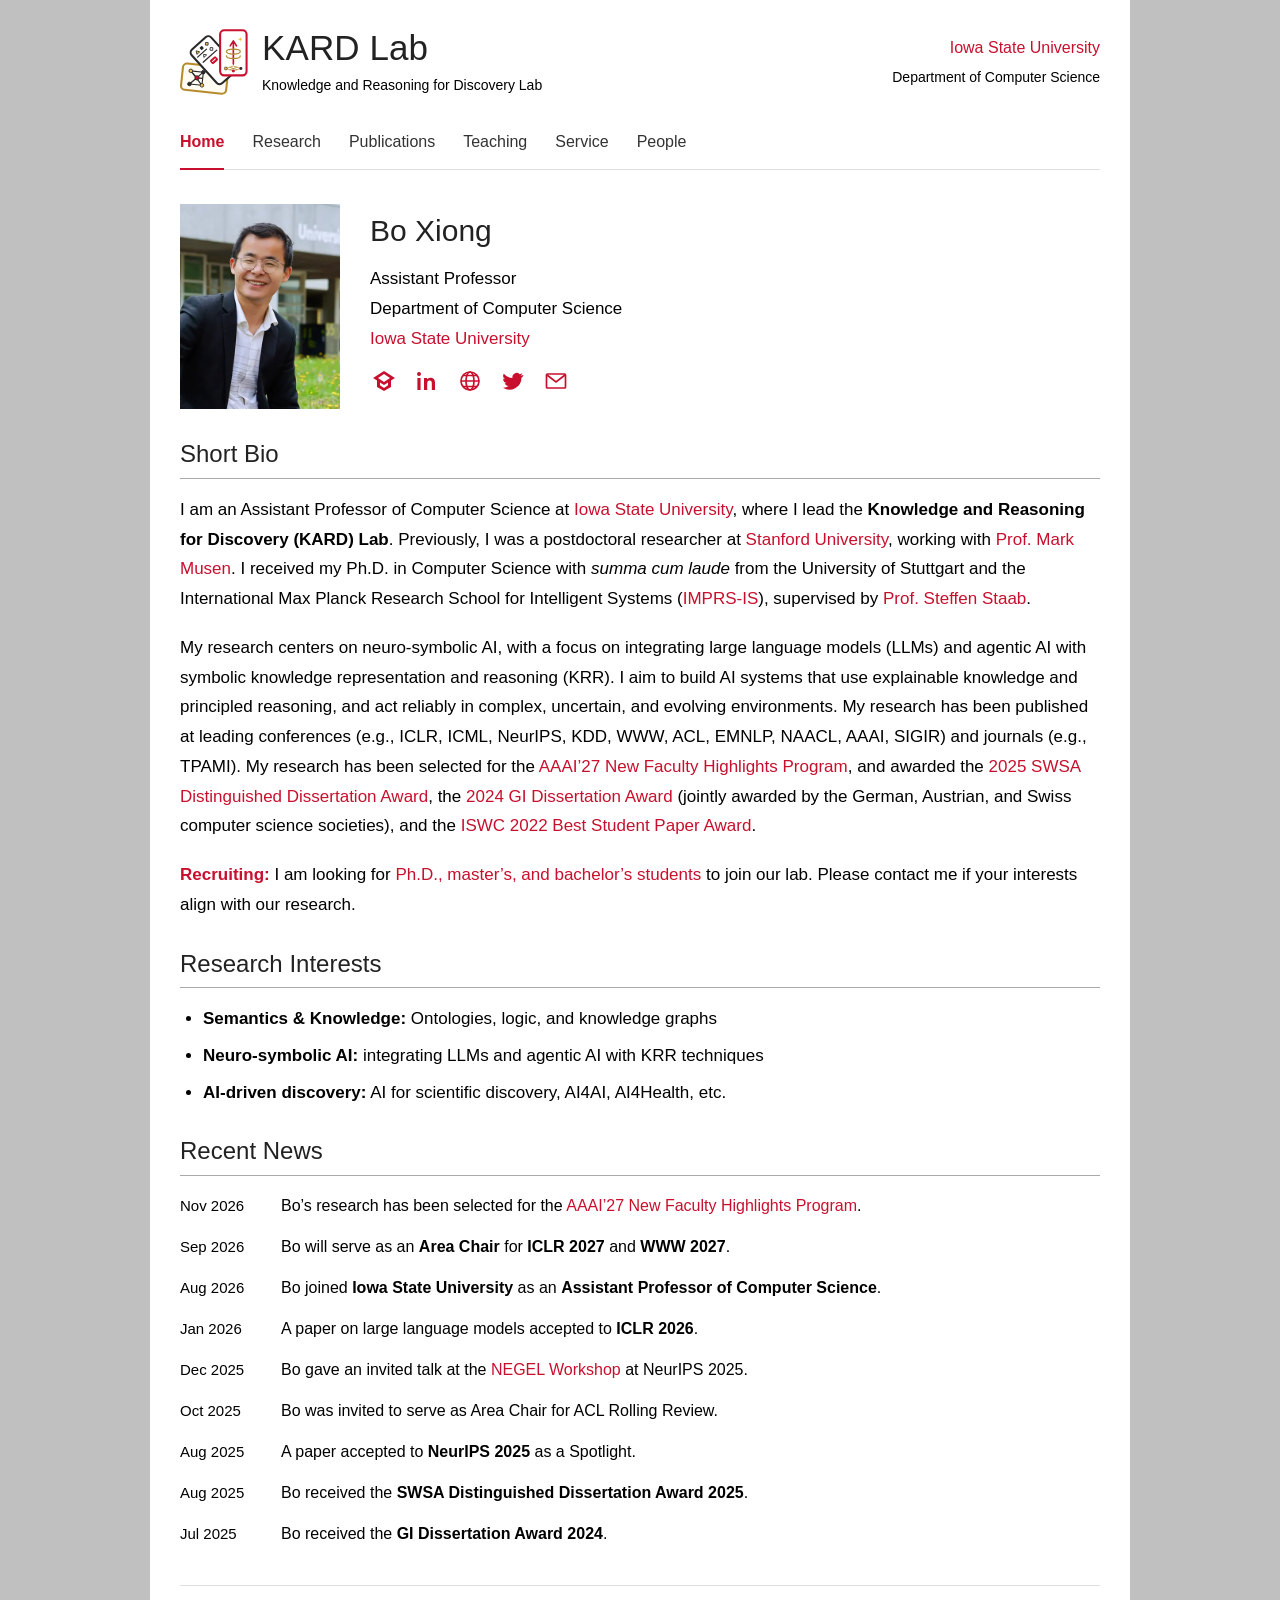
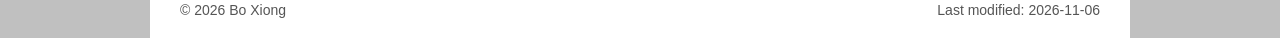
<file: index.html>
<!doctype html>
<html lang="en"><head>
<meta charset="utf-8"><meta name="viewport" content="width=device-width, initial-scale=1">
<title>Bo Xiong | Iowa State University</title>
<meta name="description" content="Knowledge and Reasoning for Discovery Lab at Iowa State University. Research in semantics and knowledge representation, neurosymbolic and explainable reasoning, and reliable AI agents.">
<meta name="theme-color" content="#ffffff"><meta property="og:title" content="Bo Xiong | Iowa State University"><meta property="og:type" content="website"><meta property="og:description" content="Knowledge and Reasoning for Discovery Lab · Iowa State University">
<link rel="icon" type="image/svg+xml" href="kard-knowledge-mark.svg?v=cards5"><link rel="stylesheet" href="style.css?v=20261106-logo-fit2">
</head><body>
<a class="skip-link" href="#main">Skip to content</a>
<div class="site-wrap">
<header class="site-header">
<div class="header-top"><a class="lab-identity" href="index.html" aria-label="KARD Lab home"><img src="kard-knowledge-mark.svg?v=cards5" width="58" height="58" alt=""><div><span class="lab-name">KARD Lab</span><span class="lab-full-name">Knowledge and Reasoning for Discovery Lab</span></div></a><div class="university"><a href="https://www.iastate.edu/" target="_blank" rel="noopener noreferrer">Iowa State University</a><span>Department of Computer Science</span></div></div>

<nav class="main-nav" id="main-nav" aria-label="Main navigation"><a href="index.html" aria-current="page">Home</a><a href="research.html">Research</a><a href="publications.html">Publications</a><a href="teaching.html">Teaching</a><a href="service.html">Service</a><a href="people.html">People</a></nav>
</header>
<main id="main" class="pi-home">
<section class="pi-profile"><img class="pi-portrait" src="bo-xiong.webp" width="160" height="205" alt="Bo Xiong"><div><h1>Bo Xiong</h1><p>Assistant Professor<br>Department of Computer Science<br><a href="https://www.iastate.edu/" target="_blank" rel="noopener noreferrer">Iowa State University</a></p><div class="social-links"><a href="https://scholar.google.com/citations?user=lmBXicIAAAAJ" aria-label="Google Scholar" title="Google Scholar" target="_blank" rel="noopener noreferrer"><svg viewBox="0 0 24 24" width="24" height="24" fill="currentColor" aria-hidden="true"><path d="M12 2 1 9l4 2.5V18l7 4 7-4v-6.5L23 9ZM12 5l6 4-6 4-6-4Zm-4 8.4 4 2.6 4-2.6v2.9L12 19l-4-2.7Z"/></svg></a><a href="https://www.linkedin.com/in/xiongbo010/" aria-label="LinkedIn" title="LinkedIn" target="_blank" rel="noopener noreferrer"><svg viewBox="0 0 24 24" width="24" height="24" fill="currentColor" aria-hidden="true"><path d="M4 3a2 2 0 1 0 0 4 2 2 0 0 0 0-4ZM2.4 9h3.2v12H2.4ZM9 9h3v1.6c.8-1.2 1.9-1.9 3.5-1.9 3.3 0 4.5 2.1 4.5 5.2V21h-3.2v-6.4c0-1.7-.4-3-2.2-3-1.9 0-2.4 1.5-2.4 3V21H9Z"/></svg></a><a href="https://boxiong.io/" aria-label="Website" title="Website"><svg viewBox="0 0 24 24" width="24" height="24" fill="currentColor" aria-hidden="true"><circle cx="12" cy="12" r="9" fill="none" stroke="currentColor" stroke-width="1.7"/><ellipse cx="12" cy="12" rx="4" ry="9" fill="none" stroke="currentColor" stroke-width="1.7"/><path d="M3 12h18M5 6.5h14M5 17.5h14" fill="none" stroke="currentColor" stroke-width="1.5"/></svg></a><a href="https://twitter.com/BoXiongs" aria-label="Twitter" title="Twitter" target="_blank" rel="noopener noreferrer"><svg viewBox="0 0 24 24" width="24" height="24" fill="currentColor" aria-hidden="true"><path d="M22 5.9a8 8 0 0 1-2.4.7 4.2 4.2 0 0 0 1.8-2.3 8.4 8.4 0 0 1-2.7 1 4.2 4.2 0 0 0-7.2 3.8A12 12 0 0 1 2.8 4.7a4.2 4.2 0 0 0 1.3 5.6 4.2 4.2 0 0 1-1.9-.5 4.2 4.2 0 0 0 3.4 4.2 4.2 4.2 0 0 1-1.9.1 4.2 4.2 0 0 0 3.9 2.9A8.5 8.5 0 0 1 2 18.8a12 12 0 0 0 18.5-10 8.6 8.6 0 0 0 2-2.2Z"/></svg></a><a href="mailto:boxiong@iastate.edu" aria-label="Email" title="Email"><svg viewBox="0 0 24 24" width="24" height="24" fill="currentColor" aria-hidden="true"><rect x="2.5" y="5" width="19" height="14" rx="1" fill="none" stroke="currentColor" stroke-width="1.7"/><path d="m3 6 9 7 9-7" fill="none" stroke="currentColor" stroke-width="1.7"/></svg></a></div></div></section>
<section class="pi-bio"><h2>Short Bio</h2><p>I am an Assistant Professor of Computer Science at <a href="https://www.iastate.edu/" target="_blank" rel="noopener noreferrer">Iowa State University</a>, where I lead the <strong>Knowledge and Reasoning for Discovery (KARD) Lab</strong>. Previously, I was a postdoctoral researcher at <a href="https://www.stanford.edu/" target="_blank" rel="noopener noreferrer">Stanford University</a>, working with <a href="https://profiles.stanford.edu/mark-musen" target="_blank" rel="noopener noreferrer">Prof. Mark Musen</a>. I received my Ph.D. in Computer Science with <em>summa cum laude</em> from the University of Stuttgart and the International Max Planck Research School for Intelligent Systems (<a href="https://imprs.is.mpg.de/" target="_blank" rel="noopener noreferrer">IMPRS-IS</a>), supervised by <a href="https://www.ki.uni-stuttgart.de/institute/team/Staab-00005/" target="_blank" rel="noopener noreferrer">Prof. Steffen Staab</a>.</p><p>My research centers on neuro-symbolic AI, with a focus on integrating large language models (LLMs) and agentic AI with symbolic knowledge representation and reasoning (KRR). I aim to build AI systems that use explainable knowledge and principled reasoning, and act reliably in complex, uncertain, and evolving environments. My research has been published at leading conferences (e.g., ICLR, ICML, NeurIPS, KDD, WWW, ACL, EMNLP, NAACL, AAAI, SIGIR) and journals (e.g., TPAMI). My research has been selected for the <a href="https://aaai.org/conference/aaai/aaai-27/new-faculty-highlights-call-for-proposals/" target="_blank" rel="noopener noreferrer">AAAI’27 New Faculty Highlights Program</a>, and awarded the <a href="https://www.ki.uni-stuttgart.de/de/institut/aktuelles/SWSA-Distinguished-Dissertation-Award-2025/" target="_blank" rel="noopener noreferrer">2025 SWSA Distinguished Dissertation Award</a>, the <a href="https://www.ki.uni-stuttgart.de/institute/news/Dr.-Bo-Xiong-Receives-German-Swiss-Austrian-Award-for-Best-Dissertation/" target="_blank" rel="noopener noreferrer">2024 GI Dissertation Award</a> (jointly awarded by the German, Austrian, and Swiss computer science societies), and the <a href="https://iswc2022.semanticweb.org/index.php/awards/" target="_blank" rel="noopener noreferrer">ISWC 2022 Best Student Paper Award</a>.</p><p class="pi-recruiting"><strong>Recruiting:</strong> I am looking for <a href="join.html">Ph.D., master’s, and bachelor’s students</a> to join our lab. Please contact me if your interests align with our research.</p></section>
<section class="pi-interests"><h2>Research Interests</h2><ul><li><strong>Semantics &amp; Knowledge:</strong> Ontologies, logic, and knowledge graphs</li><li><strong>Neuro-symbolic AI:</strong> integrating LLMs and agentic AI with KRR techniques</li><li><strong>AI-driven discovery:</strong> AI for scientific discovery, AI4AI, AI4Health, etc.</li></ul></section>
<div class="home-updates"><section aria-labelledby="news-title"><h2 id="news-title">Recent News</h2><ul class="news-list">
<li><time datetime="2026-11">Nov 2026</time><span>Bo’s research has been selected for the <a href="https://aaai.org/conference/aaai/aaai-27/new-faculty-highlights-call-for-proposals/" target="_blank" rel="noopener noreferrer">AAAI’27 New Faculty Highlights Program</a>.</span></li>
<li><time datetime="2026-09">Sep 2026</time><span>Bo will serve as an <strong>Area Chair</strong> for <strong>ICLR 2027</strong> and <strong>WWW 2027</strong>.</span></li>
<li><time datetime="2026-08">Aug 2026</time><span>Bo joined <strong>Iowa State University</strong> as an <strong>Assistant Professor of Computer Science</strong>.</span></li>
<li><time datetime="2026-01-27">Jan 2026</time><span>A paper on large language models accepted to <strong>ICLR 2026</strong>.</span></li>
<li><time datetime="2025-12-07">Dec 2025</time><span>Bo gave an invited talk at the <a href="https://hyperboliclearning.github.io/events/neurips2025negelworkshop" target="_blank" rel="noopener noreferrer">NEGEL Workshop</a> at NeurIPS 2025.</span></li>
<li><time datetime="2025-10-07">Oct 2025</time><span>Bo was invited to serve as Area Chair for ACL Rolling Review.</span></li>
<li><time datetime="2025-08-21">Aug 2025</time><span>A paper accepted to <strong>NeurIPS 2025</strong> as a Spotlight.</span></li>
<li><time datetime="2025-08-21">Aug 2025</time><span>Bo received the <strong>SWSA Distinguished Dissertation Award 2025</strong>.</span></li>
<li><time datetime="2025-07-21">Jul 2025</time><span>Bo received the <strong>GI Dissertation Award 2024</strong>.</span></li>
</ul></section></div>
</main>
<footer class="site-footer"><div class="footer-bottom"><span>© 2026 Bo Xiong</span><span>Last modified: <time datetime="2026-11-06">2026-11-06</time></span></div></footer>
</div>
</body></html>
</file>
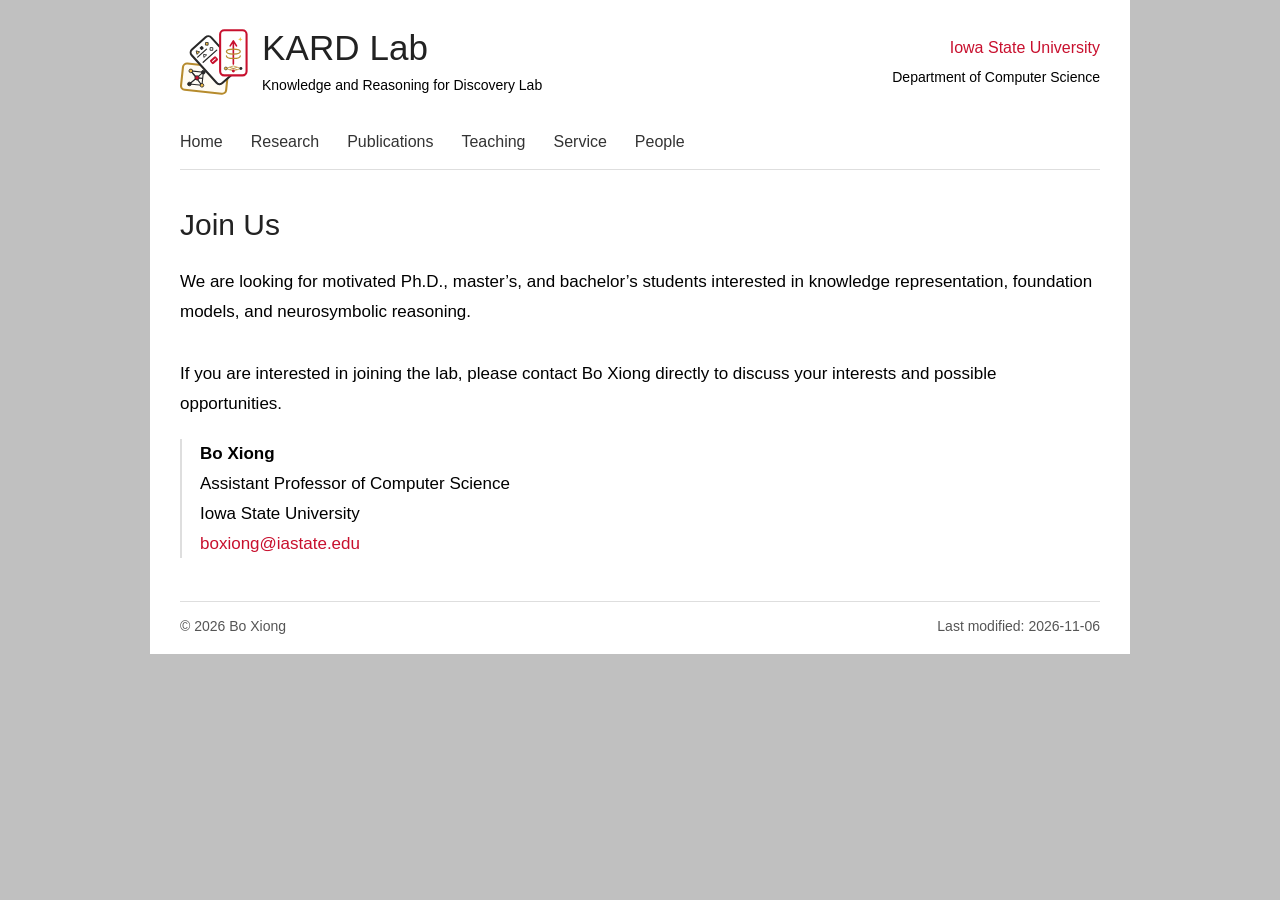
<file: join.html>
<!doctype html>
<html lang="en"><head>
<meta charset="utf-8"><meta name="viewport" content="width=device-width, initial-scale=1">
<title>Join Us | KARD Lab</title>
<meta name="description" content="Knowledge and Reasoning for Discovery Lab at Iowa State University. Research in semantics and knowledge representation, neurosymbolic and explainable reasoning, and reliable AI agents.">
<meta name="theme-color" content="#ffffff"><meta property="og:title" content="Join Us | KARD Lab"><meta property="og:type" content="website"><meta property="og:description" content="Knowledge and Reasoning for Discovery Lab · Iowa State University">
<link rel="icon" type="image/svg+xml" href="kard-knowledge-mark.svg?v=cards5"><link rel="stylesheet" href="style.css?v=20261106-logo-fit2">
</head><body>
<a class="skip-link" href="#main">Skip to content</a>
<div class="site-wrap">
<header class="site-header">
<div class="header-top"><a class="lab-identity" href="index.html" aria-label="KARD Lab home"><img src="kard-knowledge-mark.svg?v=cards5" width="58" height="58" alt=""><div><span class="lab-name">KARD Lab</span><span class="lab-full-name">Knowledge and Reasoning for Discovery Lab</span></div></a><div class="university"><a href="https://www.iastate.edu/" target="_blank" rel="noopener noreferrer">Iowa State University</a><span>Department of Computer Science</span></div></div>

<nav class="main-nav" id="main-nav" aria-label="Main navigation"><a href="index.html">Home</a><a href="research.html">Research</a><a href="publications.html">Publications</a><a href="teaching.html">Teaching</a><a href="service.html">Service</a><a href="people.html">People</a></nav>
</header>
<main id="main">
<h1>Join Us</h1><p class="page-intro">We are looking for motivated Ph.D., master’s, and bachelor’s students interested in knowledge representation, foundation models, and neurosymbolic reasoning.</p>

<section><p>If you are interested in joining the lab, please contact Bo Xiong directly to discuss your interests and possible opportunities.</p><p class="contact-block"><strong>Bo Xiong</strong><br>Assistant Professor of Computer Science<br>Iowa State University<br><a href="mailto:boxiong@iastate.edu">boxiong@iastate.edu</a></p></section>
</main>
<footer class="site-footer"><div class="footer-bottom"><span>© 2026 Bo Xiong</span><span>Last modified: <time datetime="2026-11-06">2026-11-06</time></span></div></footer>
</div>
</body></html>
</file>
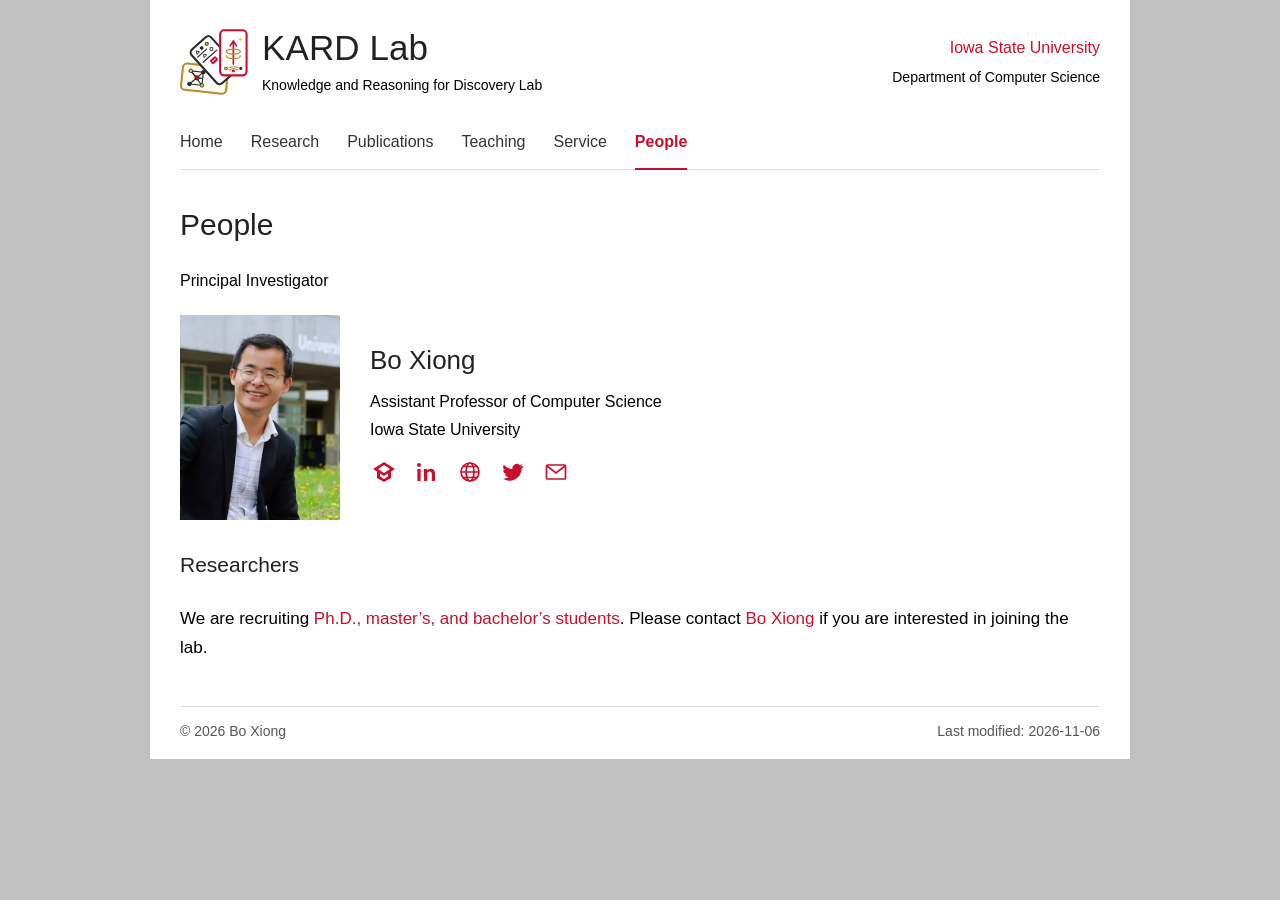
<file: lab.html>
<!doctype html><html lang="en"><head><meta charset="utf-8"><meta http-equiv="refresh" content="0;url=people.html"><title>People | KARD Lab</title></head><body><a href="people.html">People</a></body></html>
</file>
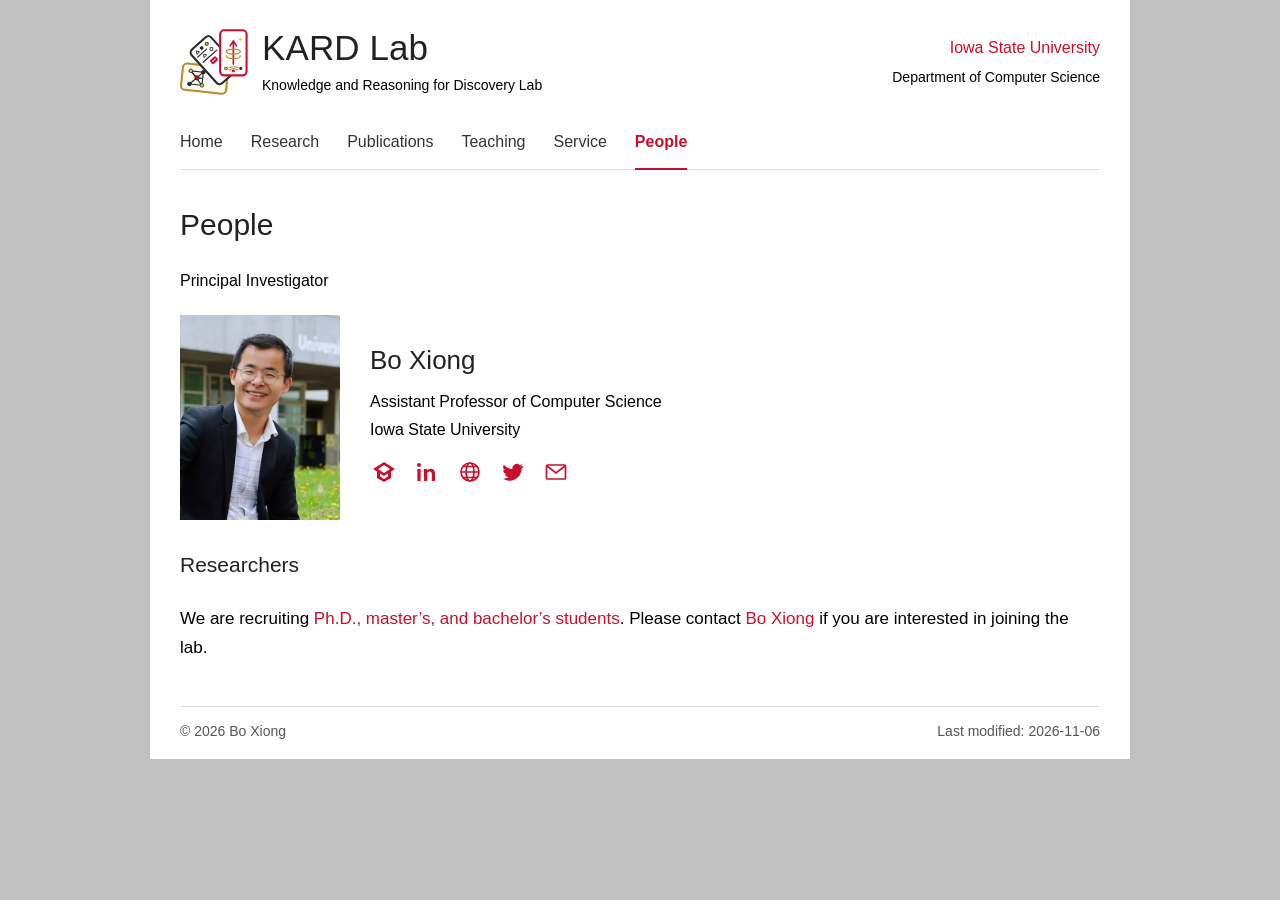
<file: people.html>
<!doctype html>
<html lang="en"><head>
<meta charset="utf-8"><meta name="viewport" content="width=device-width, initial-scale=1">
<title>People | KARD Lab</title>
<meta name="description" content="Knowledge and Reasoning for Discovery Lab at Iowa State University. Research in semantics and knowledge representation, neurosymbolic and explainable reasoning, and reliable AI agents.">
<meta name="theme-color" content="#ffffff"><meta property="og:title" content="People | KARD Lab"><meta property="og:type" content="website"><meta property="og:description" content="Knowledge and Reasoning for Discovery Lab · Iowa State University">
<link rel="icon" type="image/svg+xml" href="kard-knowledge-mark.svg?v=cards5"><link rel="stylesheet" href="style.css?v=20261106-logo-fit2">
</head><body>
<a class="skip-link" href="#main">Skip to content</a>
<div class="site-wrap">
<header class="site-header">
<div class="header-top"><a class="lab-identity" href="index.html" aria-label="KARD Lab home"><img src="kard-knowledge-mark.svg?v=cards5" width="58" height="58" alt=""><div><span class="lab-name">KARD Lab</span><span class="lab-full-name">Knowledge and Reasoning for Discovery Lab</span></div></a><div class="university"><a href="https://www.iastate.edu/" target="_blank" rel="noopener noreferrer">Iowa State University</a><span>Department of Computer Science</span></div></div>

<nav class="main-nav" id="main-nav" aria-label="Main navigation"><a href="index.html">Home</a><a href="research.html">Research</a><a href="publications.html">Publications</a><a href="teaching.html">Teaching</a><a href="service.html">Service</a><a href="people.html" aria-current="page">People</a></nav>
</header>
<main id="main" class="people-content"><h1>People</h1><section class="lab-people" id="people"><p class="section-note">Principal Investigator</p><article class="faculty"><img class="portrait" src="bo-xiong.webp" width="150" height="190" alt="Bo Xiong"><div class="faculty-details"><h3>Bo Xiong</h3><p class="role">Assistant Professor of Computer Science<br>Iowa State University</p><div class="social-links"><a href="https://scholar.google.com/citations?user=lmBXicIAAAAJ" aria-label="Google Scholar" title="Google Scholar" target="_blank" rel="noopener noreferrer"><svg viewBox="0 0 24 24" width="24" height="24" fill="currentColor" aria-hidden="true"><path d="M12 2 1 9l4 2.5V18l7 4 7-4v-6.5L23 9ZM12 5l6 4-6 4-6-4Zm-4 8.4 4 2.6 4-2.6v2.9L12 19l-4-2.7Z"/></svg></a><a href="https://www.linkedin.com/in/xiongbo010/" aria-label="LinkedIn" title="LinkedIn" target="_blank" rel="noopener noreferrer"><svg viewBox="0 0 24 24" width="24" height="24" fill="currentColor" aria-hidden="true"><path d="M4 3a2 2 0 1 0 0 4 2 2 0 0 0 0-4ZM2.4 9h3.2v12H2.4ZM9 9h3v1.6c.8-1.2 1.9-1.9 3.5-1.9 3.3 0 4.5 2.1 4.5 5.2V21h-3.2v-6.4c0-1.7-.4-3-2.2-3-1.9 0-2.4 1.5-2.4 3V21H9Z"/></svg></a><a href="https://boxiong.io/" aria-label="Website" title="Website"><svg viewBox="0 0 24 24" width="24" height="24" fill="currentColor" aria-hidden="true"><circle cx="12" cy="12" r="9" fill="none" stroke="currentColor" stroke-width="1.7"/><ellipse cx="12" cy="12" rx="4" ry="9" fill="none" stroke="currentColor" stroke-width="1.7"/><path d="M3 12h18M5 6.5h14M5 17.5h14" fill="none" stroke="currentColor" stroke-width="1.5"/></svg></a><a href="https://twitter.com/BoXiongs" aria-label="Twitter" title="Twitter" target="_blank" rel="noopener noreferrer"><svg viewBox="0 0 24 24" width="24" height="24" fill="currentColor" aria-hidden="true"><path d="M22 5.9a8 8 0 0 1-2.4.7 4.2 4.2 0 0 0 1.8-2.3 8.4 8.4 0 0 1-2.7 1 4.2 4.2 0 0 0-7.2 3.8A12 12 0 0 1 2.8 4.7a4.2 4.2 0 0 0 1.3 5.6 4.2 4.2 0 0 1-1.9-.5 4.2 4.2 0 0 0 3.4 4.2 4.2 4.2 0 0 1-1.9.1 4.2 4.2 0 0 0 3.9 2.9A8.5 8.5 0 0 1 2 18.8a12 12 0 0 0 18.5-10 8.6 8.6 0 0 0 2-2.2Z"/></svg></a><a href="mailto:boxiong@iastate.edu" aria-label="Email" title="Email"><svg viewBox="0 0 24 24" width="24" height="24" fill="currentColor" aria-hidden="true"><rect x="2.5" y="5" width="19" height="14" rx="1" fill="none" stroke="currentColor" stroke-width="1.7"/><path d="m3 6 9 7 9-7" fill="none" stroke="currentColor" stroke-width="1.7"/></svg></a></div></div></article><section class="phd-section"><h3>Researchers</h3>
<!-- Researcher placeholders hidden until members join.
<div class="student-grid"><article class="student-profile empty-profile" aria-label="Incoming researcher"><div class="student-avatar" aria-hidden="true"><svg viewBox="0 0 120 120"><rect width="120" height="120" fill="#eeeeee"/><circle cx="60" cy="42" r="21" fill="#c5c5c5"/><path d="M20 112v-13c0-24 18-38 40-38s40 14 40 38v13" fill="#c5c5c5"/></svg></div><p>incoming</p></article><div class="student-profile empty-profile" aria-label="Incoming researcher"><div class="student-avatar" aria-hidden="true"><svg viewBox="0 0 120 120"><rect width="120" height="120" fill="#eeeeee"/><circle cx="60" cy="42" r="21" fill="#c5c5c5"/><path d="M20 112v-13c0-24 18-38 40-38s40 14 40 38v13" fill="#c5c5c5"/></svg></div><p>incoming</p></div><div class="student-profile empty-profile" aria-label="Incoming researcher"><div class="student-avatar" aria-hidden="true"><svg viewBox="0 0 120 120"><rect width="120" height="120" fill="#eeeeee"/><circle cx="60" cy="42" r="21" fill="#c5c5c5"/><path d="M20 112v-13c0-24 18-38 40-38s40 14 40 38v13" fill="#c5c5c5"/></svg></div><p>incoming</p></div><div class="student-profile empty-profile" aria-label="Incoming researcher"><div class="student-avatar" aria-hidden="true"><svg viewBox="0 0 120 120"><rect width="120" height="120" fill="#eeeeee"/><circle cx="60" cy="42" r="21" fill="#c5c5c5"/><path d="M20 112v-13c0-24 18-38 40-38s40 14 40 38v13" fill="#c5c5c5"/></svg></div><p>incoming</p></div></div>
-->
</section><p class="lab-recruiting">We are recruiting <a href="join.html">Ph.D., master’s, and bachelor’s students</a>. Please contact <a href="mailto:boxiong@iastate.edu">Bo Xiong</a> if you are interested in joining the lab.</p></section>
</main>
<footer class="site-footer"><div class="footer-bottom"><span>© 2026 Bo Xiong</span><span>Last modified: <time datetime="2026-11-06">2026-11-06</time></span></div></footer>
</div>
</body></html>
</file>
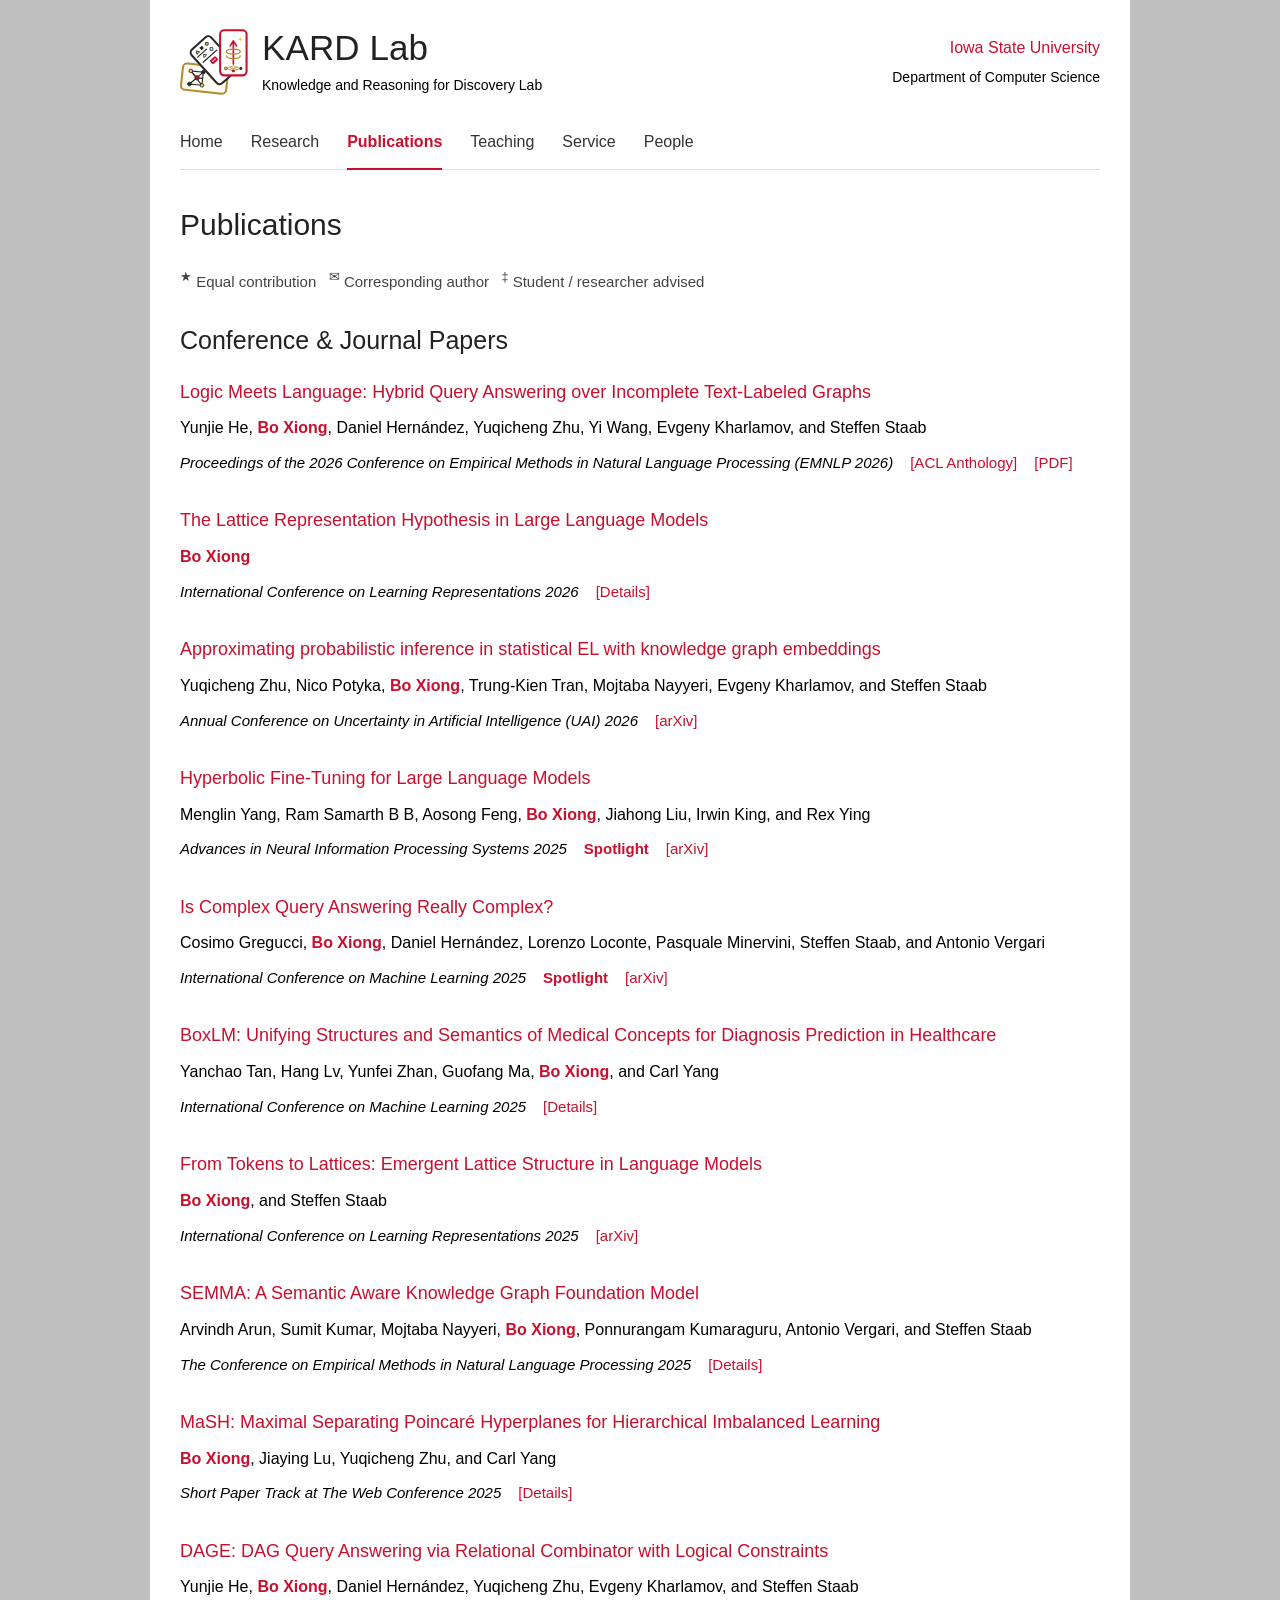
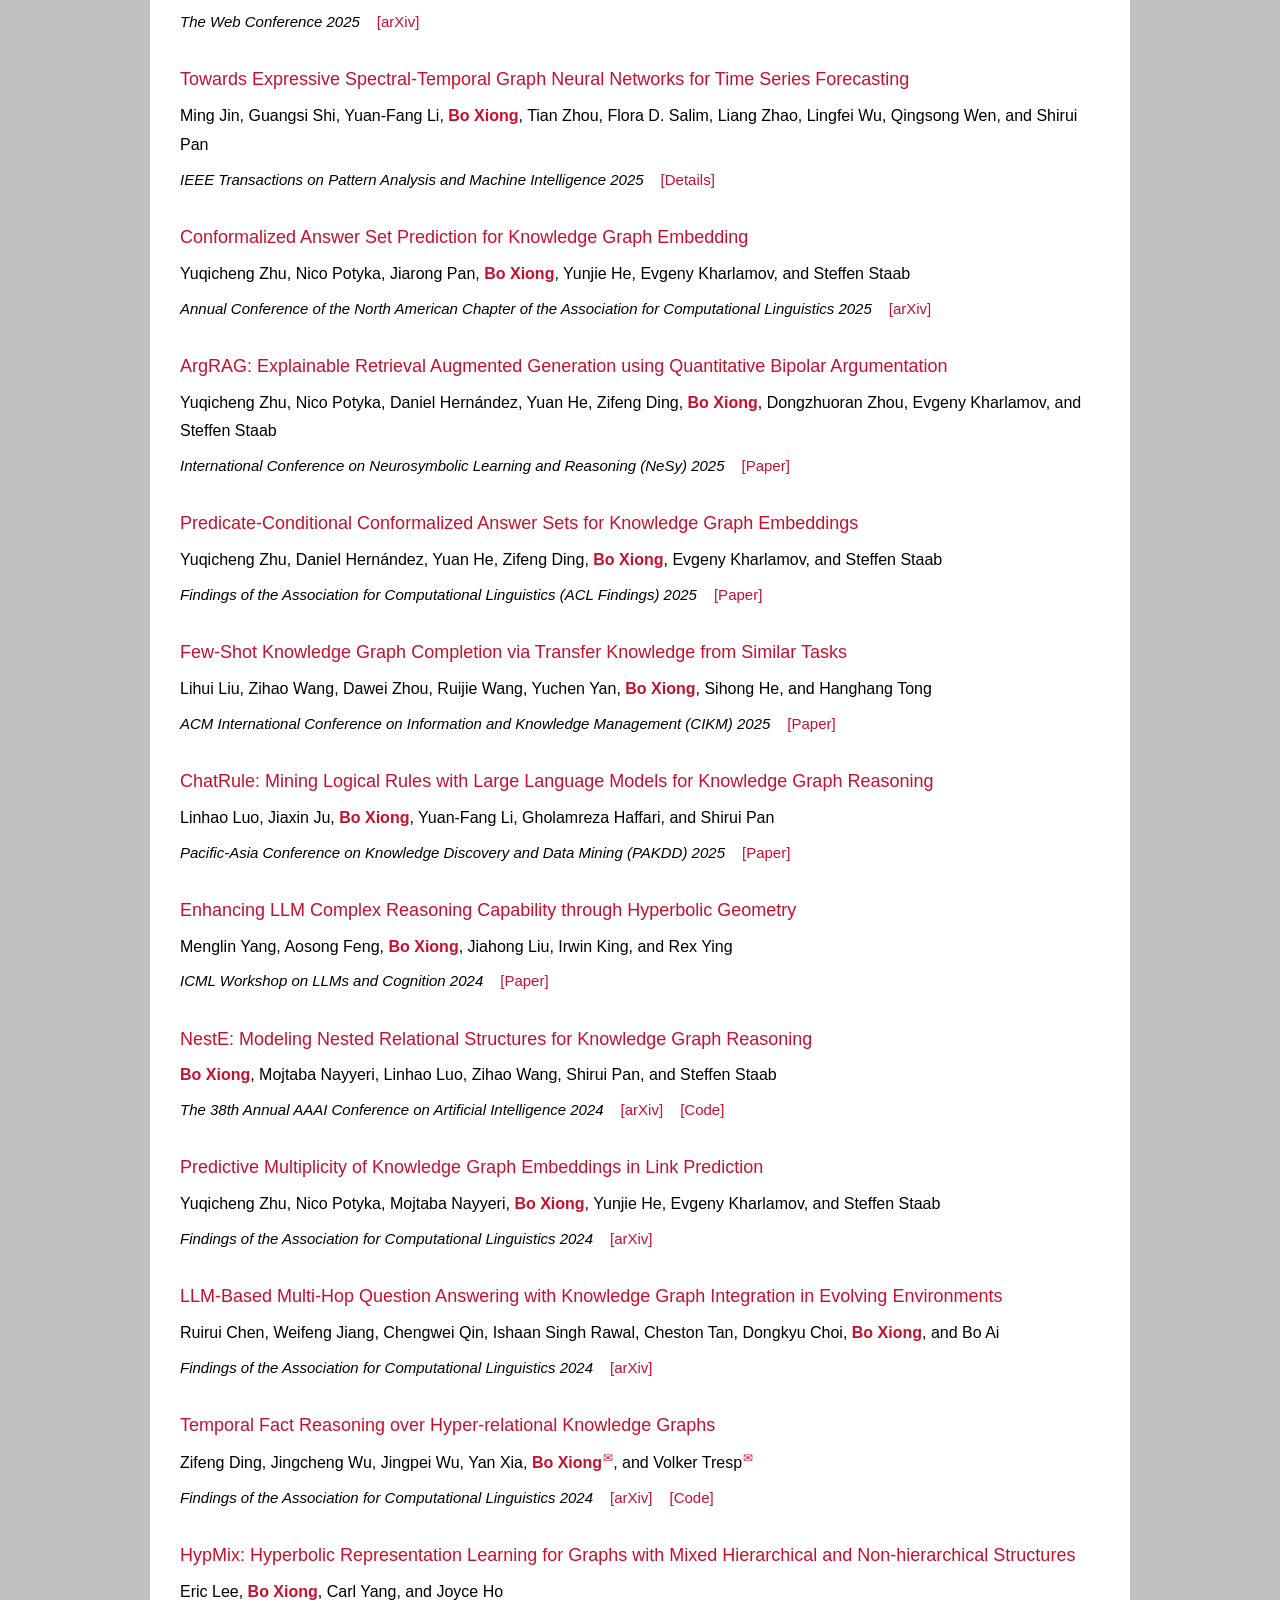
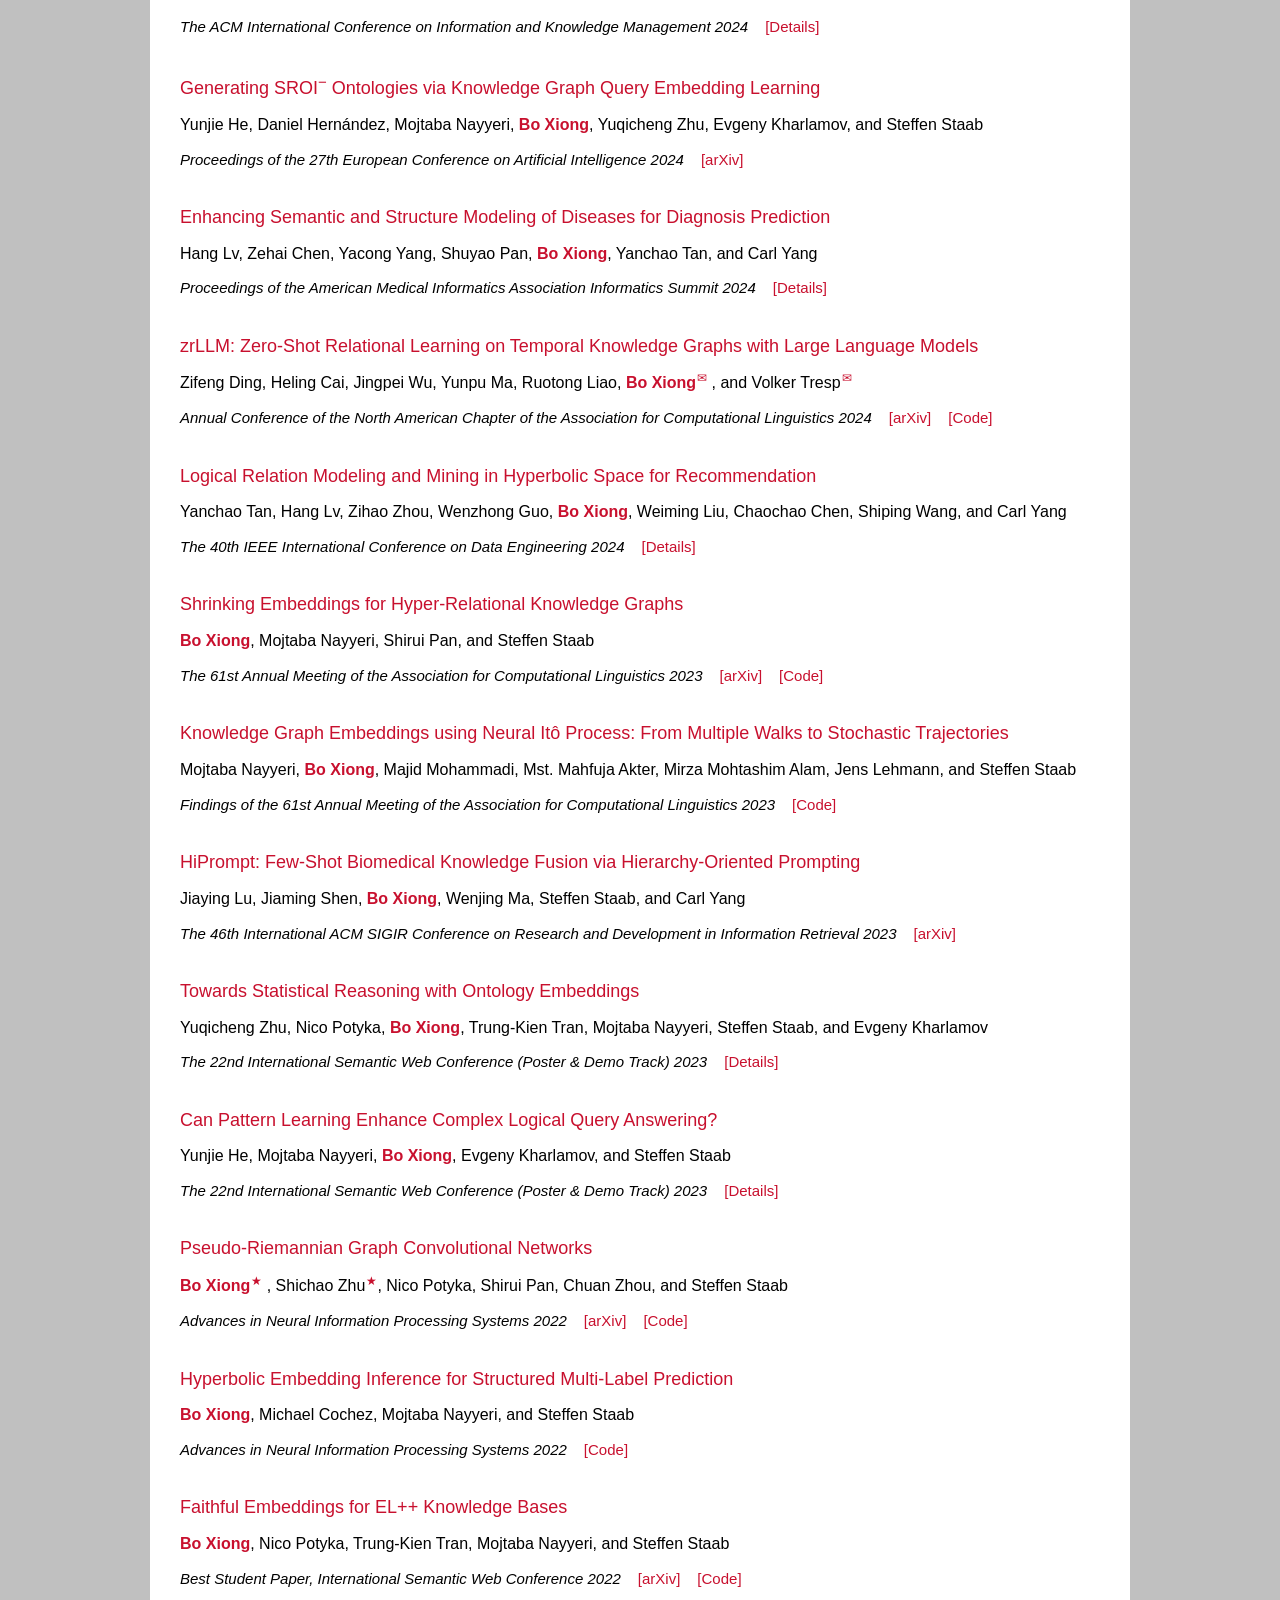
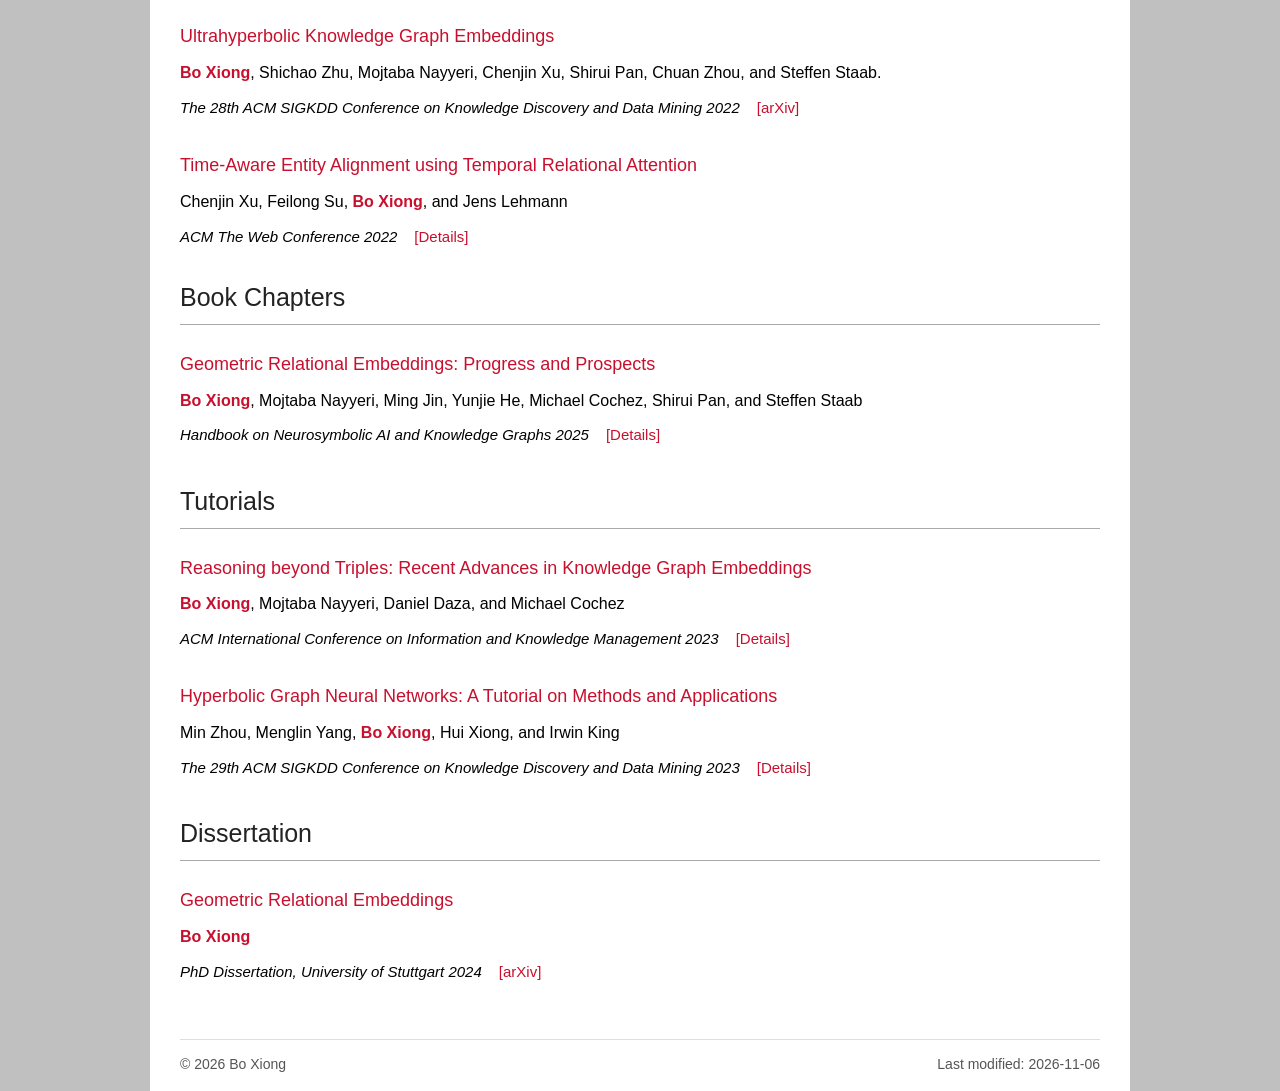
<file: publications.html>
<!doctype html>
<html lang="en"><head>
<meta charset="utf-8"><meta name="viewport" content="width=device-width, initial-scale=1">
<title>Publications | KARD Lab</title>
<meta name="description" content="Knowledge and Reasoning for Discovery Lab at Iowa State University. Research in semantics and knowledge representation, neurosymbolic and explainable reasoning, and reliable AI agents.">
<meta name="theme-color" content="#ffffff"><meta property="og:title" content="Publications | KARD Lab"><meta property="og:type" content="website"><meta property="og:description" content="Knowledge and Reasoning for Discovery Lab · Iowa State University">
<link rel="icon" type="image/svg+xml" href="kard-knowledge-mark.svg?v=cards5"><link rel="stylesheet" href="style.css?v=20261106-logo-fit2">
</head><body>
<a class="skip-link" href="#main">Skip to content</a>
<div class="site-wrap">
<header class="site-header">
<div class="header-top"><a class="lab-identity" href="index.html" aria-label="KARD Lab home"><img src="kard-knowledge-mark.svg?v=cards5" width="58" height="58" alt=""><div><span class="lab-name">KARD Lab</span><span class="lab-full-name">Knowledge and Reasoning for Discovery Lab</span></div></a><div class="university"><a href="https://www.iastate.edu/" target="_blank" rel="noopener noreferrer">Iowa State University</a><span>Department of Computer Science</span></div></div>

<nav class="main-nav" id="main-nav" aria-label="Main navigation"><a href="index.html">Home</a><a href="research.html">Research</a><a href="publications.html" aria-current="page">Publications</a><a href="teaching.html">Teaching</a><a href="service.html">Service</a><a href="people.html">People</a></nav>
</header>
<main id="main">
<h1>Publications</h1><p class="contribution-legend"><sup>★</sup> Equal contribution &nbsp; <sup>✉</sup> Corresponding author &nbsp; <sup>‡</sup> Student / researcher advised</p>
<h2>Conference &amp; Journal Papers</h2>
<ol class="publication-list full"><li class="publication" id="pub-he-etal-2026-logic"><a class="publication-title" href="https://aclanthology.org/2026.emnlp-main.3/" target="_blank" rel="noopener noreferrer">Logic Meets Language: Hybrid Query Answering over Incomplete Text-Labeled Graphs</a><p class="authors">Yunjie He, <strong class="pi-author">Bo Xiong</strong>, Daniel Hernández, Yuqicheng Zhu, Yi Wang, Evgeny Kharlamov, and Steffen Staab</p><p class="publication-meta"><span>Proceedings of the 2026 Conference on Empirical Methods in Natural Language Processing (EMNLP 2026)</span><a href="https://aclanthology.org/2026.emnlp-main.3/" target="_blank" rel="noopener noreferrer">[ACL Anthology]</a><a href="https://aclanthology.org/2026.emnlp-main.3.pdf" target="_blank" rel="noopener noreferrer">[PDF]</a></p></li><li class="publication" id="pub-BoICLR26"><a class="publication-title" href="https://boxiong.io/publication/#BoICLR26">The Lattice Representation Hypothesis in Large Language Models</a><p class="authors"><strong class="pi-author">Bo Xiong</strong></p><p class="publication-meta"><span>International Conference on Learning Representations 2026</span><a href="https://boxiong.io/publication/#BoICLR26">[Details]</a></p></li><li class="publication" id="pub-zhu2026approximating"><a class="publication-title" href="https://arxiv.org/abs/2407.11821" target="_blank" rel="noopener noreferrer">Approximating probabilistic inference in statistical EL with knowledge graph embeddings</a><p class="authors">Yuqicheng Zhu, Nico Potyka, <strong class="pi-author">Bo Xiong</strong>, Trung-Kien Tran, Mojtaba Nayyeri, Evgeny Kharlamov, and Steffen Staab</p><p class="publication-meta"><span>Annual Conference on Uncertainty in Artificial Intelligence (UAI) 2026</span><a href="https://arxiv.org/abs/2407.11821" target="_blank" rel="noopener noreferrer">[arXiv]</a></p></li><li class="publication" id="pub-yang2026hyperbolicfinetuninglargelanguage"><a class="publication-title" href="https://arxiv.org/abs/2410.04010" target="_blank" rel="noopener noreferrer">Hyperbolic Fine-Tuning for Large Language Models</a><p class="authors">Menglin Yang, Ram Samarth B B, Aosong Feng, <strong class="pi-author">Bo Xiong</strong>, Jiahong Liu, Irwin King, and Rex Ying</p><p class="publication-meta"><span>Advances in Neural Information Processing Systems 2025</span><strong class="publication-highlight">Spotlight</strong><a href="https://arxiv.org/abs/2410.04010" target="_blank" rel="noopener noreferrer">[arXiv]</a></p></li><li class="publication" id="pub-gregucci2025complexqueryansweringreally"><a class="publication-title" href="https://arxiv.org/abs/2410.12537" target="_blank" rel="noopener noreferrer">Is Complex Query Answering Really Complex?</a><p class="authors">Cosimo Gregucci, <strong class="pi-author">Bo Xiong</strong>, Daniel Hernández, Lorenzo Loconte, Pasquale Minervini, Steffen Staab, and Antonio Vergari</p><p class="publication-meta"><span>International Conference on Machine Learning 2025</span><strong class="publication-highlight">Spotlight</strong><a href="https://arxiv.org/abs/2410.12537" target="_blank" rel="noopener noreferrer">[arXiv]</a></p></li><li class="publication" id="pub-gregucci2025complexqueryansweringreallz"><a class="publication-title" href="https://boxiong.io/publication/#gregucci2025complexqueryansweringreallz">BoxLM: Unifying Structures and Semantics of Medical Concepts for Diagnosis Prediction in Healthcare</a><p class="authors">Yanchao Tan, Hang Lv, Yunfei Zhan, Guofang Ma, <strong class="pi-author">Bo Xiong</strong>, and Carl Yang</p><p class="publication-meta"><span>International Conference on Machine Learning 2025</span><a href="https://boxiong.io/publication/#gregucci2025complexqueryansweringreallz">[Details]</a></p></li><li class="publication" id="pub-BoICLR25"><a class="publication-title" href="https://arxiv.org/abs/2504.08778" target="_blank" rel="noopener noreferrer">From Tokens to Lattices: Emergent Lattice Structure in Language Models</a><p class="authors"><strong class="pi-author">Bo Xiong</strong>, and Steffen Staab</p><p class="publication-meta"><span>International Conference on Learning Representations 2025</span><a href="https://arxiv.org/abs/2504.08778" target="_blank" rel="noopener noreferrer">[arXiv]</a></p></li><li class="publication" id="pub-gregucci2025complexqueryansweringrealma"><a class="publication-title" href="https://boxiong.io/publication/#gregucci2025complexqueryansweringrealma">SEMMA: A Semantic Aware Knowledge Graph Foundation Model</a><p class="authors">Arvindh Arun, Sumit Kumar, Mojtaba Nayyeri, <strong class="pi-author">Bo Xiong</strong>, Ponnurangam Kumaraguru, Antonio Vergari, and Steffen Staab</p><p class="publication-meta"><span>The Conference on Empirical Methods in Natural Language Processing 2025</span><a href="https://boxiong.io/publication/#gregucci2025complexqueryansweringrealma">[Details]</a></p></li><li class="publication" id="pub-BoWWW25"><a class="publication-title" href="https://boxiong.io/publication/#BoWWW25">MaSH: Maximal Separating Poincaré Hyperplanes for Hierarchical Imbalanced Learning</a><p class="authors"><strong class="pi-author">Bo Xiong</strong>, Jiaying Lu, Yuqicheng Zhu, and Carl Yang</p><p class="publication-meta"><span>Short Paper Track at The Web Conference 2025</span><a href="https://boxiong.io/publication/#BoWWW25">[Details]</a></p></li><li class="publication" id="pub-he2024dage"><a class="publication-title" href="https://arxiv.org/abs/2410.22105" target="_blank" rel="noopener noreferrer">DAGE: DAG Query Answering via Relational Combinator with Logical Constraints</a><p class="authors">Yunjie He, <strong class="pi-author">Bo Xiong</strong>, Daniel Hernández, Yuqicheng Zhu, Evgeny Kharlamov, and Steffen Staab</p><p class="publication-meta"><span>The Web Conference 2025</span><a href="https://arxiv.org/abs/2410.22105" target="_blank" rel="noopener noreferrer">[arXiv]</a></p></li><li class="publication" id="pub-jin2023expressive"><a class="publication-title" href="https://boxiong.io/publication/#jin2023expressive">Towards Expressive Spectral-Temporal Graph Neural Networks for Time Series Forecasting</a><p class="authors">Ming Jin, Guangsi Shi, Yuan-Fang Li, <strong class="pi-author">Bo Xiong</strong>, Tian Zhou, Flora D. Salim, Liang Zhao, Lingfei Wu, Qingsong Wen, and Shirui Pan</p><p class="publication-meta"><span>IEEE Transactions on Pattern Analysis and Machine Intelligence 2025</span><a href="https://boxiong.io/publication/#jin2023expressive">[Details]</a></p></li><li class="publication" id="pub-ZhuNAACL"><a class="publication-title" href="https://arxiv.org/abs/2408.08248" target="_blank" rel="noopener noreferrer">Conformalized Answer Set Prediction for Knowledge Graph Embedding</a><p class="authors">Yuqicheng Zhu, Nico Potyka, Jiarong Pan, <strong class="pi-author">Bo Xiong</strong>, Yunjie He, Evgeny Kharlamov, and Steffen Staab</p><p class="publication-meta"><span>Annual Conference of the North American Chapter of the Association for Computational Linguistics 2025</span><a href="https://arxiv.org/abs/2408.08248" target="_blank" rel="noopener noreferrer">[arXiv]</a></p></li><li class="publication" id="pub-argrag"><a class="publication-title" href="https://proceedings.mlr.press/v284/zhu25a.html" target="_blank" rel="noopener noreferrer">ArgRAG: Explainable Retrieval Augmented Generation using Quantitative Bipolar Argumentation</a><p class="authors">Yuqicheng Zhu, Nico Potyka, Daniel Hernández, Yuan He, Zifeng Ding, <strong class="pi-author">Bo Xiong</strong>, Dongzhuoran Zhou, Evgeny Kharlamov, and Steffen Staab</p><p class="publication-meta"><span>International Conference on Neurosymbolic Learning and Reasoning (NeSy) 2025</span><a href="https://proceedings.mlr.press/v284/zhu25a.html" target="_blank" rel="noopener noreferrer">[Paper]</a></p></li><li class="publication" id="pub-predicate-conformal"><a class="publication-title" href="https://aclanthology.org/2025.findings-acl.215/" target="_blank" rel="noopener noreferrer">Predicate-Conditional Conformalized Answer Sets for Knowledge Graph Embeddings</a><p class="authors">Yuqicheng Zhu, Daniel Hernández, Yuan He, Zifeng Ding, <strong class="pi-author">Bo Xiong</strong>, Evgeny Kharlamov, and Steffen Staab</p><p class="publication-meta"><span>Findings of the Association for Computational Linguistics (ACL Findings) 2025</span><a href="https://aclanthology.org/2025.findings-acl.215/" target="_blank" rel="noopener noreferrer">[Paper]</a></p></li><li class="publication" id="pub-fewshot-transfer"><a class="publication-title" href="https://doi.org/10.1145/3746252.3760843" target="_blank" rel="noopener noreferrer">Few-Shot Knowledge Graph Completion via Transfer Knowledge from Similar Tasks</a><p class="authors">Lihui Liu, Zihao Wang, Dawei Zhou, Ruijie Wang, Yuchen Yan, <strong class="pi-author">Bo Xiong</strong>, Sihong He, and Hanghang Tong</p><p class="publication-meta"><span>ACM International Conference on Information and Knowledge Management (CIKM) 2025</span><a href="https://doi.org/10.1145/3746252.3760843" target="_blank" rel="noopener noreferrer">[Paper]</a></p></li><li class="publication" id="pub-chatrule"><a class="publication-title" href="https://arxiv.org/abs/2309.01538" target="_blank" rel="noopener noreferrer">ChatRule: Mining Logical Rules with Large Language Models for Knowledge Graph Reasoning</a><p class="authors">Linhao Luo, Jiaxin Ju, <strong class="pi-author">Bo Xiong</strong>, Yuan-Fang Li, Gholamreza Haffari, and Shirui Pan</p><p class="publication-meta"><span>Pacific-Asia Conference on Knowledge Discovery and Data Mining (PAKDD) 2025</span><a href="https://arxiv.org/abs/2309.01538" target="_blank" rel="noopener noreferrer">[Paper]</a></p></li><li class="publication" id="pub-hyperbolic-llm-workshop"><a class="publication-title" href="https://openreview.net/pdf?id=5lFiIVza6x" target="_blank" rel="noopener noreferrer">Enhancing LLM Complex Reasoning Capability through Hyperbolic Geometry</a><p class="authors">Menglin Yang, Aosong Feng, <strong class="pi-author">Bo Xiong</strong>, Jiahong Liu, Irwin King, and Rex Ying</p><p class="publication-meta"><span>ICML Workshop on LLMs and Cognition 2024</span><a href="https://openreview.net/pdf?id=5lFiIVza6x" target="_blank" rel="noopener noreferrer">[Paper]</a></p></li><li class="publication" id="pub-NestedE2024"><a class="publication-title" href="https://arxiv.org/abs/2312.09219" target="_blank" rel="noopener noreferrer">NestE: Modeling Nested Relational Structures for Knowledge Graph Reasoning</a><p class="authors"><strong class="pi-author">Bo Xiong</strong>, Mojtaba Nayyeri, Linhao Luo, Zihao Wang, Shirui Pan, and Steffen Staab</p><p class="publication-meta"><span>The 38th Annual AAAI Conference on Artificial Intelligence 2024</span><a href="https://arxiv.org/abs/2312.09219" target="_blank" rel="noopener noreferrer">[arXiv]</a><a href="https://github.com/xiongbo010/NestE" target="_blank" rel="noopener noreferrer">[Code]</a></p></li><li class="publication" id="pub-zhu2024predictive"><a class="publication-title" href="https://arxiv.org/abs/2408.08226" target="_blank" rel="noopener noreferrer">Predictive Multiplicity of Knowledge Graph Embeddings in Link Prediction</a><p class="authors">Yuqicheng Zhu, Nico Potyka, Mojtaba Nayyeri, <strong class="pi-author">Bo Xiong</strong>, Yunjie He, Evgeny Kharlamov, and Steffen Staab</p><p class="publication-meta"><span>Findings of the Association for Computational Linguistics 2024</span><a href="https://arxiv.org/abs/2408.08226" target="_blank" rel="noopener noreferrer">[arXiv]</a></p></li><li class="publication" id="pub-Chen"><a class="publication-title" href="https://arxiv.org/abs/2408.15903" target="_blank" rel="noopener noreferrer">LLM-Based Multi-Hop Question Answering with Knowledge Graph Integration in Evolving Environments</a><p class="authors">Ruirui Chen, Weifeng Jiang, Chengwei Qin, Ishaan Singh Rawal, Cheston Tan, Dongkyu Choi, <strong class="pi-author">Bo Xiong</strong>, and Bo Ai</p><p class="publication-meta"><span>Findings of the Association for Computational Linguistics 2024</span><a href="https://arxiv.org/abs/2408.15903" target="_blank" rel="noopener noreferrer">[arXiv]</a></p></li><li class="publication" id="pub-ZifengEMNLP"><a class="publication-title" href="https://arxiv.org/abs/2307.10219v3" target="_blank" rel="noopener noreferrer">Temporal Fact Reasoning over Hyper-relational Knowledge Graphs</a><p class="authors">Zifeng Ding, Jingcheng Wu, Jingpei Wu, Yan Xia, <strong class="pi-author">Bo Xiong</strong><sup title="Corresponding author">✉</sup>, and Volker Tresp<sup title="Corresponding author">✉</sup></p><p class="publication-meta"><span>Findings of the Association for Computational Linguistics 2024</span><a href="https://arxiv.org/abs/2307.10219v3" target="_blank" rel="noopener noreferrer">[arXiv]</a><a href="https://github.com/0sidewalkenforcer0/HypeTKG" target="_blank" rel="noopener noreferrer">[Code]</a></p></li><li class="publication" id="pub-HypMixEric"><a class="publication-title" href="https://boxiong.io/publication/#HypMixEric">HypMix: Hyperbolic Representation Learning for Graphs with Mixed Hierarchical and Non-hierarchical Structures</a><p class="authors">Eric Lee, <strong class="pi-author">Bo Xiong</strong>, Carl Yang, and Joyce Ho</p><p class="publication-meta"><span>The ACM International Conference on Information and Knowledge Management 2024</span><a href="https://boxiong.io/publication/#HypMixEric">[Details]</a></p></li><li class="publication" id="pub-PConE2024Yunjie"><a class="publication-title" href="https://arxiv.org/abs/2407.09212" target="_blank" rel="noopener noreferrer">Generating SROI<sup>−</sup> Ontologies via Knowledge Graph Query Embedding Learning</a><p class="authors">Yunjie He, Daniel Hernández, Mojtaba Nayyeri, <strong class="pi-author">Bo Xiong</strong>, Yuqicheng Zhu, Evgeny Kharlamov, and Steffen Staab</p><p class="publication-meta"><span>Proceedings of the 27th European Conference on Artificial Intelligence 2024</span><a href="https://arxiv.org/abs/2407.09212" target="_blank" rel="noopener noreferrer">[arXiv]</a></p></li><li class="publication" id="pub-Hang2024AMIA"><a class="publication-title" href="https://boxiong.io/publication/#Hang2024AMIA">Enhancing Semantic and Structure Modeling of Diseases for Diagnosis Prediction</a><p class="authors">Hang Lv, Zehai Chen, Yacong Yang, Shuyao Pan, <strong class="pi-author">Bo Xiong</strong>, Yanchao Tan, and Carl Yang</p><p class="publication-meta"><span>Proceedings of the American Medical Informatics Association Informatics Summit 2024</span><a href="https://boxiong.io/publication/#Hang2024AMIA">[Details]</a></p></li><li class="publication" id="pub-ding2023zeroshot"><a class="publication-title" href="https://arxiv.org/abs/2311.10112" target="_blank" rel="noopener noreferrer">zrLLM: Zero-Shot Relational Learning on Temporal Knowledge Graphs with Large Language Models</a><p class="authors">Zifeng Ding, Heling Cai, Jingpei Wu, Yunpu Ma, Ruotong Liao, <strong class="pi-author">Bo Xiong</strong><sup title="Corresponding author">✉</sup> , and Volker Tresp<sup title="Corresponding author">✉</sup></p><p class="publication-meta"><span>Annual Conference of the North American Chapter of the Association for Computational Linguistics 2024</span><a href="https://arxiv.org/abs/2311.10112" target="_blank" rel="noopener noreferrer">[arXiv]</a><a href="https://github.com/ZifengDing/zrLLM" target="_blank" rel="noopener noreferrer">[Code]</a></p></li><li class="publication" id="pub-Yanchao2024LogicR"><a class="publication-title" href="https://boxiong.io/publication/#Yanchao2024LogicR">Logical Relation Modeling and Mining in Hyperbolic Space for Recommendation</a><p class="authors">Yanchao Tan, Hang Lv, Zihao Zhou, Wenzhong Guo, <strong class="pi-author">Bo Xiong</strong>, Weiming Liu, Chaochao Chen, Shiping Wang, and Carl Yang</p><p class="publication-meta"><span>The 40th IEEE International Conference on Data Engineering 2024</span><a href="https://boxiong.io/publication/#Yanchao2024LogicR">[Details]</a></p></li><li class="publication" id="pub-bo2023shrinking"><a class="publication-title" href="https://arxiv.org/abs/2306.02199" target="_blank" rel="noopener noreferrer">Shrinking Embeddings for Hyper-Relational Knowledge Graphs</a><p class="authors"><strong class="pi-author">Bo Xiong</strong>, Mojtaba Nayyeri, Shirui Pan, and Steffen Staab</p><p class="publication-meta"><span>The 61st Annual Meeting of the Association for Computational Linguistics 2023</span><a href="https://arxiv.org/abs/2306.02199" target="_blank" rel="noopener noreferrer">[arXiv]</a><a href="https://github.com/xiongbo010/ShrinkE" target="_blank" rel="noopener noreferrer">[Code]</a></p></li><li class="publication" id="pub-mojtaba2023itoe"><a class="publication-title" href="https://github.com/ColdMist/ItoE" target="_blank" rel="noopener noreferrer">Knowledge Graph Embeddings using Neural Itô Process: From Multiple Walks to Stochastic Trajectories</a><p class="authors">Mojtaba Nayyeri, <strong class="pi-author">Bo Xiong</strong>, Majid Mohammadi, Mst. Mahfuja Akter, Mirza Mohtashim Alam, Jens Lehmann, and Steffen Staab</p><p class="publication-meta"><span>Findings of the 61st Annual Meeting of the Association for Computational Linguistics 2023</span><a href="https://github.com/ColdMist/ItoE" target="_blank" rel="noopener noreferrer">[Code]</a></p></li><li class="publication" id="pub-jiaying2023hiprompt"><a class="publication-title" href="https://arxiv.org/abs/2304.05973" target="_blank" rel="noopener noreferrer">HiPrompt: Few-Shot Biomedical Knowledge Fusion via Hierarchy-Oriented Prompting</a><p class="authors">Jiaying Lu, Jiaming Shen, <strong class="pi-author">Bo Xiong</strong>, Wenjing Ma, Steffen Staab, and Carl Yang</p><p class="publication-meta"><span>The 46th International ACM SIGIR Conference on Research and Development in Information Retrieval 2023</span><a href="https://arxiv.org/abs/2304.05973" target="_blank" rel="noopener noreferrer">[arXiv]</a></p></li><li class="publication" id="pub-zhu2023towards"><a class="publication-title" href="https://boxiong.io/publication/#zhu2023towards">Towards Statistical Reasoning with Ontology Embeddings</a><p class="authors">Yuqicheng Zhu, Nico Potyka, <strong class="pi-author">Bo Xiong</strong>, Trung-Kien Tran, Mojtaba Nayyeri, Steffen Staab, and Evgeny Kharlamov</p><p class="publication-meta"><span>The 22nd International Semantic Web Conference (Poster &amp; Demo Track) 2023</span><a href="https://boxiong.io/publication/#zhu2023towards">[Details]</a></p></li><li class="publication" id="pub-he2023modeling"><a class="publication-title" href="https://boxiong.io/publication/#he2023modeling">Can Pattern Learning Enhance Complex Logical Query Answering?</a><p class="authors">Yunjie He, Mojtaba Nayyeri, <strong class="pi-author">Bo Xiong</strong>, Evgeny Kharlamov, and Steffen Staab</p><p class="publication-meta"><span>The 22nd International Semantic Web Conference (Poster &amp; Demo Track) 2023</span><a href="https://boxiong.io/publication/#he2023modeling">[Details]</a></p></li><li class="publication" id="pub-bo2022pseudo"><a class="publication-title" href="https://arxiv.org/abs/2106.03134" target="_blank" rel="noopener noreferrer">Pseudo-Riemannian Graph Convolutional Networks</a><p class="authors"><strong class="pi-author">Bo Xiong</strong><sup title="Equal contribution">★</sup> , Shichao Zhu<sup title="Equal contribution">★</sup>, Nico Potyka, Shirui Pan, Chuan Zhou, and Steffen Staab</p><p class="publication-meta"><span>Advances in Neural Information Processing Systems 2022</span><a href="https://arxiv.org/abs/2106.03134" target="_blank" rel="noopener noreferrer">[arXiv]</a><a href="https://github.com/xiongbo010/QGCN" target="_blank" rel="noopener noreferrer">[Code]</a></p></li><li class="publication" id="pub-bo2022hyperbolic"><a class="publication-title" href="https://github.com/xiongbo010/HMI" target="_blank" rel="noopener noreferrer">Hyperbolic Embedding Inference for Structured Multi-Label Prediction</a><p class="authors"><strong class="pi-author">Bo Xiong</strong>, Michael Cochez, Mojtaba Nayyeri, and Steffen Staab</p><p class="publication-meta"><span>Advances in Neural Information Processing Systems 2022</span><a href="https://github.com/xiongbo010/HMI" target="_blank" rel="noopener noreferrer">[Code]</a></p></li><li class="publication" id="pub-bo2022hyperbolid"><a class="publication-title" href="https://arxiv.org/abs/2201.09919" target="_blank" rel="noopener noreferrer">Faithful Embeddings for EL++ Knowledge Bases</a><p class="authors"><strong class="pi-author">Bo Xiong</strong>, Nico Potyka, Trung-Kien Tran, Mojtaba Nayyeri, and Steffen Staab</p><p class="publication-meta"><span>Best Student Paper, International Semantic Web Conference 2022</span><a href="https://arxiv.org/abs/2201.09919" target="_blank" rel="noopener noreferrer">[arXiv]</a><a href="https://github.com/Box-EL/BoxEL" target="_blank" rel="noopener noreferrer">[Code]</a></p></li><li class="publication" id="pub-bo2022ultra"><a class="publication-title" href="https://arxiv.org/abs/2206.00449" target="_blank" rel="noopener noreferrer">Ultrahyperbolic Knowledge Graph Embeddings</a><p class="authors"><strong class="pi-author">Bo Xiong</strong>, Shichao Zhu, Mojtaba Nayyeri, Chenjin Xu, Shirui Pan, Chuan Zhou, and Steffen Staab.</p><p class="publication-meta"><span>The 28th ACM SIGKDD Conference on Knowledge Discovery and Data Mining 2022</span><a href="https://arxiv.org/abs/2206.00449" target="_blank" rel="noopener noreferrer">[arXiv]</a></p></li><li class="publication" id="pub-chenjin2022"><a class="publication-title" href="https://boxiong.io/publication/#chenjin2022">Time-Aware Entity Alignment using Temporal Relational Attention</a><p class="authors">Chenjin Xu, Feilong Su, <strong class="pi-author">Bo Xiong</strong>, and Jens Lehmann</p><p class="publication-meta"><span>ACM The Web Conference 2022</span><a href="https://boxiong.io/publication/#chenjin2022">[Details]</a></p></li></ol>
<section><h2 class="year-heading">Book Chapters</h2><ol class="publication-list full"><li class="publication" id="pub-xiong24book"><a class="publication-title" href="https://boxiong.io/publication/#xiong24book">Geometric Relational Embeddings: Progress and Prospects</a><p class="authors"><strong class="pi-author">Bo Xiong</strong>, Mojtaba Nayyeri, Ming Jin, Yunjie He, Michael Cochez, Shirui Pan, and Steffen Staab</p><p class="publication-meta"><span>Handbook on Neurosymbolic AI and Knowledge Graphs 2025</span><a href="https://boxiong.io/publication/#xiong24book">[Details]</a></p></li></ol></section>
<section><h2 class="year-heading">Tutorials</h2><ol class="publication-list full"><li class="publication" id="pub-kg-beyond-triple"><a class="publication-title" href="https://boxiong.io/publication/#kg-beyond-triple">Reasoning beyond Triples: Recent Advances in Knowledge Graph Embeddings</a><p class="authors"><strong class="pi-author">Bo Xiong</strong>, Mojtaba Nayyeri, Daniel Daza, and Michael Cochez</p><p class="publication-meta"><span>ACM International Conference on Information and Knowledge Management 2023</span><a href="https://boxiong.io/publication/#kg-beyond-triple">[Details]</a></p></li><li class="publication" id="pub-hyperbolic-gnn"><a class="publication-title" href="https://boxiong.io/publication/#hyperbolic-gnn">Hyperbolic Graph Neural Networks: A Tutorial on Methods and Applications</a><p class="authors">Min Zhou, Menglin Yang, <strong class="pi-author">Bo Xiong</strong>, Hui Xiong, and Irwin King</p><p class="publication-meta"><span>The 29th ACM SIGKDD Conference on Knowledge Discovery and Data Mining 2023</span><a href="https://boxiong.io/publication/#hyperbolic-gnn">[Details]</a></p></li></ol></section>
<section><h2 class="year-heading">Dissertation</h2><ol class="publication-list full"><li class="publication" id="pub-xiong24book-dissertation"><a class="publication-title" href="https://arxiv.org/abs/2409.15369" target="_blank" rel="noopener noreferrer">Geometric Relational Embeddings</a><p class="authors"><strong class="pi-author">Bo Xiong</strong></p><p class="publication-meta"><span>PhD Dissertation, University of Stuttgart 2024</span><a href="https://arxiv.org/abs/2409.15369" target="_blank" rel="noopener noreferrer">[arXiv]</a></p></li></ol></section>
</main>
<footer class="site-footer"><div class="footer-bottom"><span>© 2026 Bo Xiong</span><span>Last modified: <time datetime="2026-11-06">2026-11-06</time></span></div></footer>
</div>
</body></html>
</file>
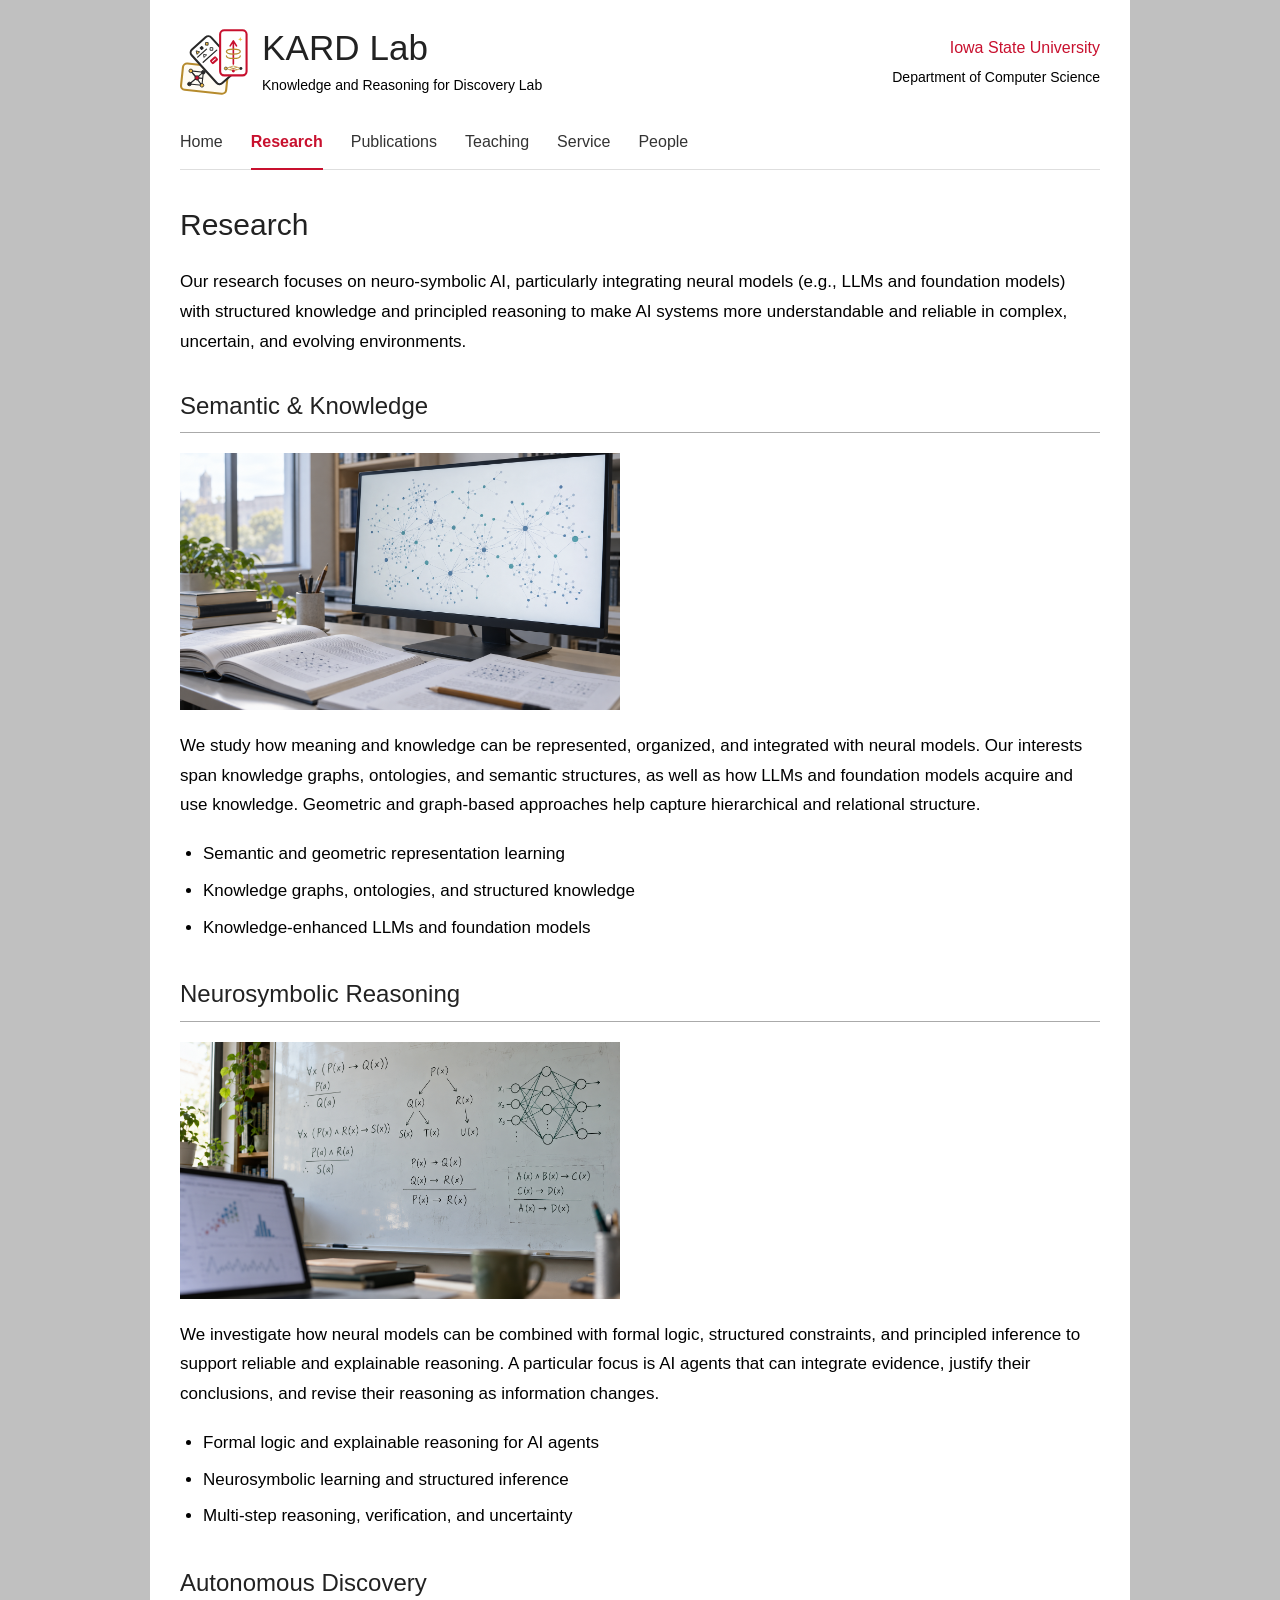
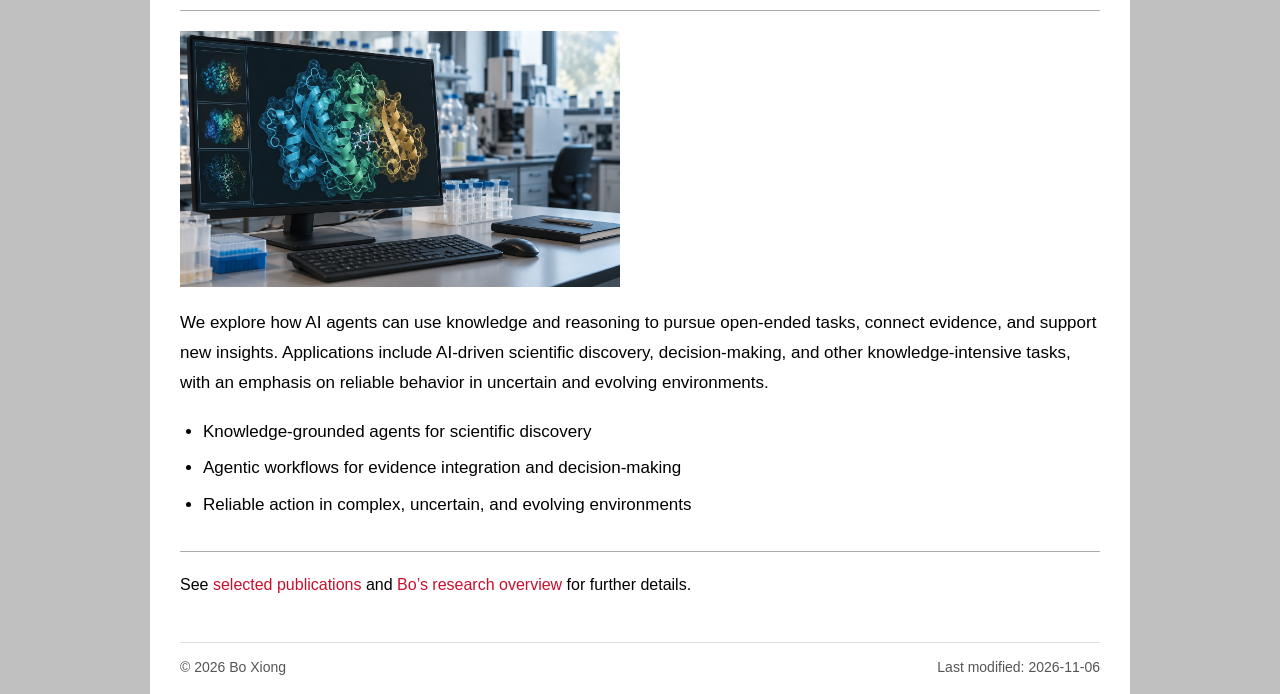
<file: research.html>
<!doctype html>
<html lang="en"><head>
<meta charset="utf-8"><meta name="viewport" content="width=device-width, initial-scale=1">
<title>Research | KARD Lab</title>
<meta name="description" content="Knowledge and Reasoning for Discovery Lab at Iowa State University. Research in semantics and knowledge representation, neurosymbolic and explainable reasoning, and reliable AI agents.">
<meta name="theme-color" content="#ffffff"><meta property="og:title" content="Research | KARD Lab"><meta property="og:type" content="website"><meta property="og:description" content="Knowledge and Reasoning for Discovery Lab · Iowa State University">
<link rel="icon" type="image/svg+xml" href="kard-knowledge-mark.svg?v=cards5"><link rel="stylesheet" href="style.css?v=20261106-logo-fit2">
</head><body>
<a class="skip-link" href="#main">Skip to content</a>
<div class="site-wrap">
<header class="site-header">
<div class="header-top"><a class="lab-identity" href="index.html" aria-label="KARD Lab home"><img src="kard-knowledge-mark.svg?v=cards5" width="58" height="58" alt=""><div><span class="lab-name">KARD Lab</span><span class="lab-full-name">Knowledge and Reasoning for Discovery Lab</span></div></a><div class="university"><a href="https://www.iastate.edu/" target="_blank" rel="noopener noreferrer">Iowa State University</a><span>Department of Computer Science</span></div></div>

<nav class="main-nav" id="main-nav" aria-label="Main navigation"><a href="index.html">Home</a><a href="research.html" aria-current="page">Research</a><a href="publications.html">Publications</a><a href="teaching.html">Teaching</a><a href="service.html">Service</a><a href="people.html">People</a></nav>
</header>
<main id="main">
<h1>Research</h1><p class="page-intro">Our research focuses on neuro-symbolic AI, particularly integrating neural models (e.g., LLMs and foundation models) with structured knowledge and principled reasoning to make AI systems more understandable and reliable in complex, uncertain, and evolving environments.</p>
<section class="research-section" id="knowledge"><h2>Semantic &amp; Knowledge</h2><img class="research-thrust-image" src="semantic-knowledge.png" width="720" height="420" alt="" loading="lazy"><p>We study how meaning and knowledge can be represented, organized, and integrated with neural models. Our interests span knowledge graphs, ontologies, and semantic structures, as well as how LLMs and foundation models acquire and use knowledge. Geometric and graph-based approaches help capture hierarchical and relational structure.</p><ul><li>Semantic and geometric representation learning</li><li>Knowledge graphs, ontologies, and structured knowledge</li><li>Knowledge-enhanced LLMs and foundation models</li></ul></section>
<section class="research-section" id="reasoning"><h2>Neurosymbolic Reasoning</h2><img class="research-thrust-image" src="neurosymbolic-reasoning.png" width="720" height="420" alt="" loading="lazy"><p>We investigate how neural models can be combined with formal logic, structured constraints, and principled inference to support reliable and explainable reasoning. A particular focus is AI agents that can integrate evidence, justify their conclusions, and revise their reasoning as information changes.</p><ul><li>Formal logic and explainable reasoning for AI agents</li><li>Neurosymbolic learning and structured inference</li><li>Multi-step reasoning, verification, and uncertainty</li></ul></section>
<section class="research-section" id="applications"><h2>Autonomous Discovery</h2><img class="research-thrust-image" src="scientific-discovery.png" width="720" height="420" alt="" loading="lazy"><p>We explore how AI agents can use knowledge and reasoning to pursue open-ended tasks, connect evidence, and support new insights. Applications include AI-driven scientific discovery, decision-making, and other knowledge-intensive tasks, with an emphasis on reliable behavior in uncertain and evolving environments.</p><ul><li>Knowledge-grounded agents for scientific discovery</li><li>Agentic workflows for evidence integration and decision-making</li><li>Reliable action in complex, uncertain, and evolving environments</li></ul></section>
<p class="related-links">See <a href="publications.html">selected publications</a> and <a href="https://boxiong.io/research/">Bo’s research overview</a> for further details.</p>
</main>
<footer class="site-footer"><div class="footer-bottom"><span>© 2026 Bo Xiong</span><span>Last modified: <time datetime="2026-11-06">2026-11-06</time></span></div></footer>
</div>
</body></html>
</file>
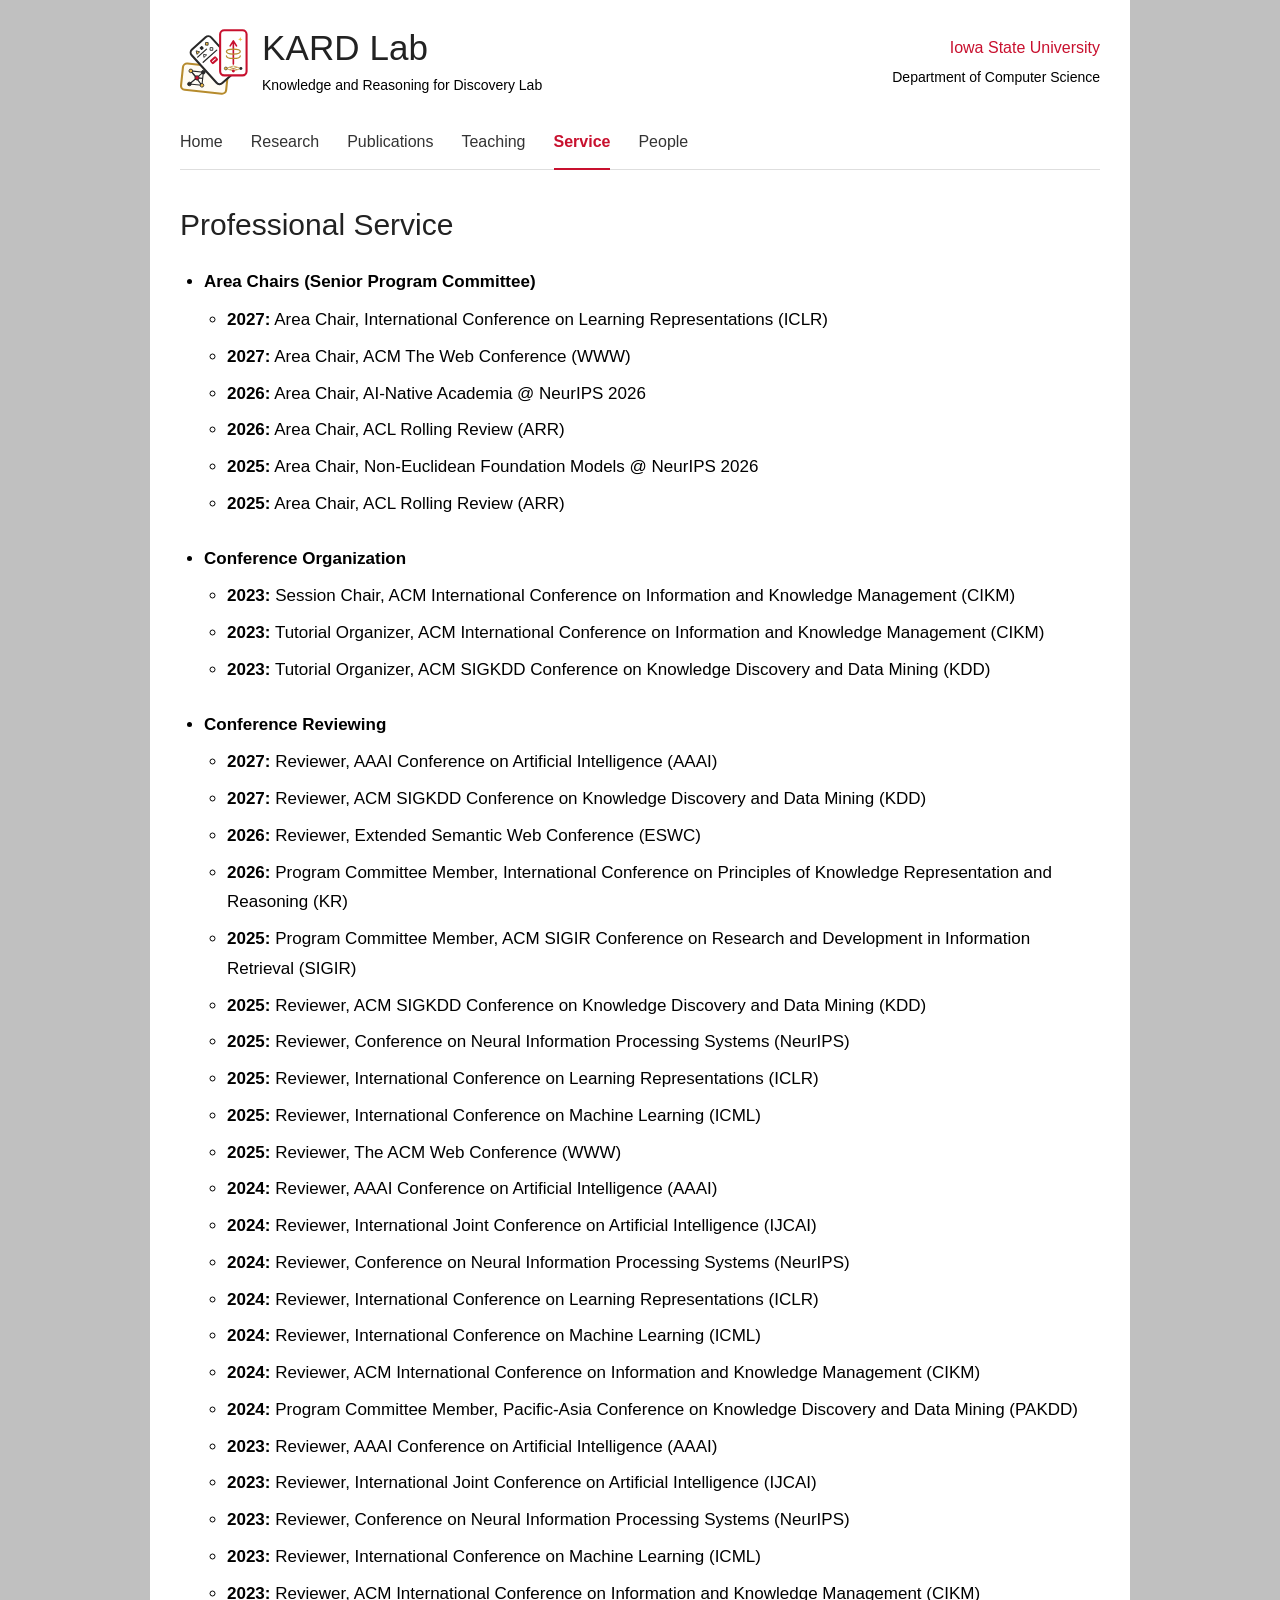
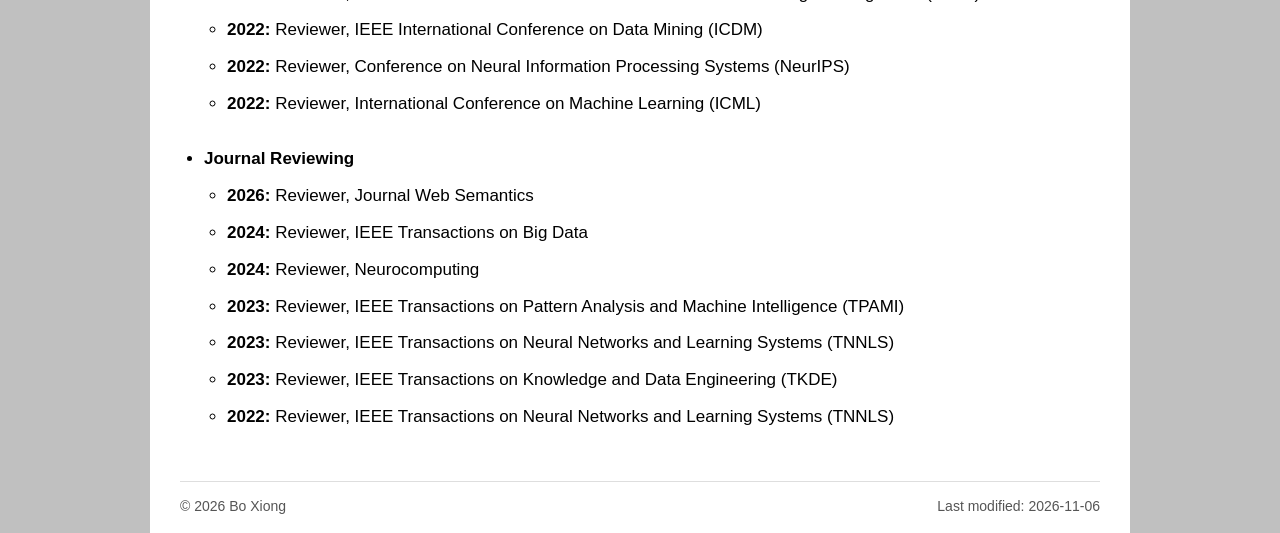
<file: service.html>
<!doctype html>
<html lang="en"><head>
<meta charset="utf-8"><meta name="viewport" content="width=device-width, initial-scale=1">
<title>Service | KARD Lab</title>
<meta name="description" content="Knowledge and Reasoning for Discovery Lab at Iowa State University. Research in semantics and knowledge representation, neurosymbolic and explainable reasoning, and reliable AI agents.">
<meta name="theme-color" content="#ffffff"><meta property="og:title" content="Service | KARD Lab"><meta property="og:type" content="website"><meta property="og:description" content="Knowledge and Reasoning for Discovery Lab · Iowa State University">
<link rel="icon" type="image/svg+xml" href="kard-knowledge-mark.svg?v=cards5"><link rel="stylesheet" href="style.css?v=20261106-logo-fit2">
</head><body>
<a class="skip-link" href="#main">Skip to content</a>
<div class="site-wrap">
<header class="site-header">
<div class="header-top"><a class="lab-identity" href="index.html" aria-label="KARD Lab home"><img src="kard-knowledge-mark.svg?v=cards5" width="58" height="58" alt=""><div><span class="lab-name">KARD Lab</span><span class="lab-full-name">Knowledge and Reasoning for Discovery Lab</span></div></a><div class="university"><a href="https://www.iastate.edu/" target="_blank" rel="noopener noreferrer">Iowa State University</a><span>Department of Computer Science</span></div></div>

<nav class="main-nav" id="main-nav" aria-label="Main navigation"><a href="index.html">Home</a><a href="research.html">Research</a><a href="publications.html">Publications</a><a href="teaching.html">Teaching</a><a href="service.html" aria-current="page">Service</a><a href="people.html">People</a></nav>
</header>
<main id="main"><h1>Professional Service</h1><ul class="academic-list"><li><strong>Area Chairs (Senior Program Committee)</strong><ul><li><strong>2027:</strong> Area Chair, International Conference on Learning Representations (ICLR)</li><li><strong>2027:</strong> Area Chair, ACM The Web Conference (WWW)</li><li><strong>2026:</strong> Area Chair, AI-Native Academia @ NeurIPS 2026</li><li><strong>2026:</strong> Area Chair, ACL Rolling Review (ARR)</li><li><strong>2025:</strong> Area Chair, Non-Euclidean Foundation Models @ NeurIPS 2026</li><li><strong>2025:</strong> Area Chair, ACL Rolling Review (ARR)</li></ul></li><li><strong>Conference Organization</strong><ul><li><strong>2023:</strong> Session Chair, ACM International Conference on Information and Knowledge Management (CIKM)</li><li><strong>2023:</strong> Tutorial Organizer, ACM International Conference on Information and Knowledge Management (CIKM)</li><li><strong>2023:</strong> Tutorial Organizer, ACM SIGKDD Conference on Knowledge Discovery and Data Mining (KDD)</li></ul></li><li><strong>Conference Reviewing</strong><ul><li><strong>2027:</strong> Reviewer, AAAI Conference on Artificial Intelligence (AAAI)</li><li><strong>2027:</strong> Reviewer, ACM SIGKDD Conference on Knowledge Discovery and Data Mining (KDD)</li><li><strong>2026:</strong> Reviewer, Extended Semantic Web Conference (ESWC)</li><li><strong>2026:</strong> Program Committee Member, International Conference on Principles of Knowledge Representation and Reasoning (KR)</li><li><strong>2025:</strong> Program Committee Member, ACM SIGIR Conference on Research and Development in Information Retrieval (SIGIR)</li><li><strong>2025:</strong> Reviewer, ACM SIGKDD Conference on Knowledge Discovery and Data Mining (KDD)</li><li><strong>2025:</strong> Reviewer, Conference on Neural Information Processing Systems (NeurIPS)</li><li><strong>2025:</strong> Reviewer, International Conference on Learning Representations (ICLR)</li><li><strong>2025:</strong> Reviewer, International Conference on Machine Learning (ICML)</li><li><strong>2025:</strong> Reviewer, The ACM Web Conference (WWW)</li><li><strong>2024:</strong> Reviewer, AAAI Conference on Artificial Intelligence (AAAI)</li><li><strong>2024:</strong> Reviewer, International Joint Conference on Artificial Intelligence (IJCAI)</li><li><strong>2024:</strong> Reviewer, Conference on Neural Information Processing Systems (NeurIPS)</li><li><strong>2024:</strong> Reviewer, International Conference on Learning Representations (ICLR)</li><li><strong>2024:</strong> Reviewer, International Conference on Machine Learning (ICML)</li><li><strong>2024:</strong> Reviewer, ACM International Conference on Information and Knowledge Management (CIKM)</li><li><strong>2024:</strong> Program Committee Member, Pacific-Asia Conference on Knowledge Discovery and Data Mining (PAKDD)</li><li><strong>2023:</strong> Reviewer, AAAI Conference on Artificial Intelligence (AAAI)</li><li><strong>2023:</strong> Reviewer, International Joint Conference on Artificial Intelligence (IJCAI)</li><li><strong>2023:</strong> Reviewer, Conference on Neural Information Processing Systems (NeurIPS)</li><li><strong>2023:</strong> Reviewer, International Conference on Machine Learning (ICML)</li><li><strong>2023:</strong> Reviewer, ACM International Conference on Information and Knowledge Management (CIKM)</li><li><strong>2022:</strong> Reviewer, IEEE International Conference on Data Mining (ICDM)</li><li><strong>2022:</strong> Reviewer, Conference on Neural Information Processing Systems (NeurIPS)</li><li><strong>2022:</strong> Reviewer, International Conference on Machine Learning (ICML)</li></ul></li><li><strong>Journal Reviewing</strong><ul><li><strong>2026:</strong> Reviewer, Journal Web Semantics</li><li><strong>2024:</strong> Reviewer, IEEE Transactions on Big Data</li><li><strong>2024:</strong> Reviewer, Neurocomputing</li><li><strong>2023:</strong> Reviewer, IEEE Transactions on Pattern Analysis and Machine Intelligence (TPAMI)</li><li><strong>2023:</strong> Reviewer, IEEE Transactions on Neural Networks and Learning Systems (TNNLS)</li><li><strong>2023:</strong> Reviewer, IEEE Transactions on Knowledge and Data Engineering (TKDE)</li><li><strong>2022:</strong> Reviewer, IEEE Transactions on Neural Networks and Learning Systems (TNNLS)</li></ul></li></ul></main>
<footer class="site-footer"><div class="footer-bottom"><span>© 2026 Bo Xiong</span><span>Last modified: <time datetime="2026-11-06">2026-11-06</time></span></div></footer>
</div>
</body></html>
</file>
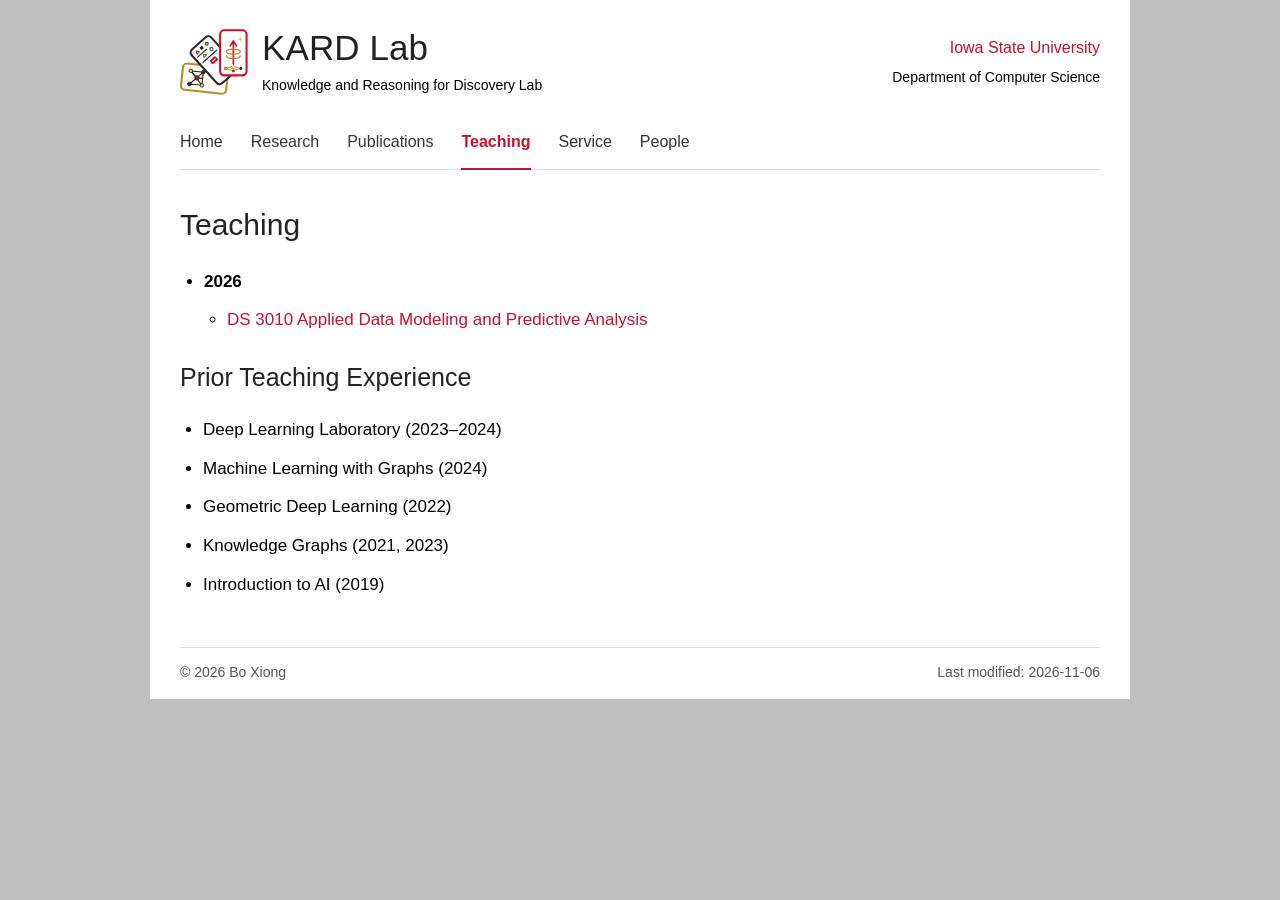
<file: teaching.html>
<!doctype html>
<html lang="en"><head>
<meta charset="utf-8"><meta name="viewport" content="width=device-width, initial-scale=1">
<title>Teaching | KARD Lab</title>
<meta name="description" content="Knowledge and Reasoning for Discovery Lab at Iowa State University. Research in semantics and knowledge representation, neurosymbolic and explainable reasoning, and reliable AI agents.">
<meta name="theme-color" content="#ffffff"><meta property="og:title" content="Teaching | KARD Lab"><meta property="og:type" content="website"><meta property="og:description" content="Knowledge and Reasoning for Discovery Lab · Iowa State University">
<link rel="icon" type="image/svg+xml" href="kard-knowledge-mark.svg?v=cards5"><link rel="stylesheet" href="style.css?v=20261106-logo-fit2">
</head><body>
<a class="skip-link" href="#main">Skip to content</a>
<div class="site-wrap">
<header class="site-header">
<div class="header-top"><a class="lab-identity" href="index.html" aria-label="KARD Lab home"><img src="kard-knowledge-mark.svg?v=cards5" width="58" height="58" alt=""><div><span class="lab-name">KARD Lab</span><span class="lab-full-name">Knowledge and Reasoning for Discovery Lab</span></div></a><div class="university"><a href="https://www.iastate.edu/" target="_blank" rel="noopener noreferrer">Iowa State University</a><span>Department of Computer Science</span></div></div>

<nav class="main-nav" id="main-nav" aria-label="Main navigation"><a href="index.html">Home</a><a href="research.html">Research</a><a href="publications.html">Publications</a><a href="teaching.html" aria-current="page">Teaching</a><a href="service.html">Service</a><a href="people.html">People</a></nav>
</header>
<main id="main"><h1>Teaching</h1><ul class="academic-list"><li><strong>2026</strong><ul><li><a href="https://catalog.iastate.edu/azcourses/datascience/" target="_blank" rel="noopener noreferrer">DS 3010 Applied Data Modeling and Predictive Analysis</a></li></ul></li></ul><h2>Prior Teaching Experience</h2><ul class="prior-teaching"><li>Deep Learning Laboratory (2023–2024)</li><li>Machine Learning with Graphs (2024)</li><li>Geometric Deep Learning (2022)</li><li>Knowledge Graphs (2021, 2023)</li><li>Introduction to AI (2019)</li></ul></main>
<footer class="site-footer"><div class="footer-bottom"><span>© 2026 Bo Xiong</span><span>Last modified: <time datetime="2026-11-06">2026-11-06</time></span></div></footer>
</div>
</body></html>
</file>
<file: style.css>
:root{--text:#454545;--heading:#303030;--link:#C8102E;--line:#e5e5e5;--muted:#666;--gold:#F1BE48}*{box-sizing:border-box}html{scroll-padding-top:24px}body{margin:0;border-top:4px solid var(--link);background:#fff;color:var(--text);font-family:'Segoe UI',Arial,Helvetica,sans-serif;font-size:17px;line-height:1.75;-webkit-font-smoothing:antialiased}a{color:var(--link);text-decoration:none;text-underline-offset:3px}a:hover{text-decoration:underline}a:focus-visible{outline:2px solid var(--link);outline-offset:5px}.site-wrap{width:min(100% - 48px,920px);margin:0 auto}.site-header{padding-top:28px}.header-top{display:flex;align-items:center;justify-content:space-between;gap:26px;padding-bottom:22px}.lab-identity{display:flex;align-items:center;gap:14px;color:var(--heading)}.lab-identity:hover{text-decoration:none}.lab-identity img{width:58px;height:58px;border-radius:2px;flex-shrink:0}.lab-identity>div{display:flex;flex-direction:column}.lab-name{font-size:35px;font-weight:400;line-height:1.15;letter-spacing:.1px}.lab-full-name{font-size:14px;line-height:1.5;color:#5b5b5b;margin-top:7px;max-width:350px}.university{display:flex;flex-direction:column;text-align:right;gap:3px;white-space:nowrap}.university>a{font-size:16px;font-weight:400;color:var(--link)}.university>span{font-size:14px;color:#666}.main-nav{display:flex;align-items:center;gap:30px;border-bottom:1px solid var(--line);padding:0 0 14px;margin-bottom:0;flex-wrap:wrap}.main-nav a{font-size:16px;color:#444;padding:5px 0}.main-nav a[aria-current=page],.main-nav a:hover{color:var(--link);text-decoration:none}.main-nav a[aria-current=page]{font-weight:500;border-bottom:2px solid var(--gold);margin-bottom:-2px}.main-nav a:hover{color:#7C2529}main{padding:34px 0 46px;min-height:calc(100vh - 390px)}h1,h2,h3{color:var(--heading);font-weight:500;line-height:1.4;margin-top:0}h1{font-size:30px;margin-bottom:21px}h2{font-size:25px;margin-bottom:20px}h3{font-size:22px;margin-bottom:12px}p{margin:0 0 19px}strong{font-weight:600}section+section{margin-top:35px}ul,ol{padding-left:23px;margin:12px 0 23px}li{margin:7px 0}.home-content{padding-top:0}.lab-banner{margin:0 0 32px;line-height:0}.lab-banner img{width:100%;height:auto;display:block}.home-about h1{font-size:27px;font-weight:500;margin-bottom:16px}.home-about p{font-size:17px;line-height:1.8}.highlighted-research{margin-top:38px;padding-top:29px;border-top:1px solid var(--line)}.center-heading{text-align:center;font-size:25px;font-weight:600;letter-spacing:.4px;margin-bottom:29px;text-transform:uppercase}.center-heading::after{content:'';display:block;width:38px;height:2px;background:var(--gold);margin:13px auto 0}.research-highlights{display:grid;grid-template-columns:repeat(3,minmax(0,1fr));gap:25px}.research-highlights article{display:flex;flex-direction:column;align-items:flex-start}.research-image{display:block;width:100%;line-height:0;margin-bottom:19px}.research-image img{width:100%;height:auto;display:block}.research-highlights h3{font-size:21px;font-weight:500;line-height:1.4;margin-bottom:15px}.research-highlights h3 a{color:#333}.research-highlights p{font-size:16px;line-height:1.8;margin-bottom:15px}.read-more{font-size:14px;text-transform:uppercase;letter-spacing:.15px}.read-more:hover,.publication-title:hover{color:#7C2529}.research-highlights .read-more{margin-top:auto}.home-updates{border-top:1px solid var(--line);margin-top:38px;padding-top:29px;display:grid;grid-template-columns:1fr;gap:33px}.home-updates>section+section{margin-top:0;border-top:1px solid var(--line);padding-top:29px}.home-updates h2{font-size:25px;margin-bottom:22px}.news-list{padding:0;list-style:none;margin:0}.news-list li{display:grid;grid-template-columns:86px minmax(0,1fr);gap:15px;font-size:16px;line-height:1.75;margin:0 0 17px}.news-list time{font-size:15px;color:#666;white-space:nowrap;padding-top:1px}.section-note{font-size:15px;color:#666;margin-top:-11px;margin-bottom:20px}.publication-list{padding:0;list-style:none;margin:0}.publication{margin:0 0 25px}.publication-title{font-size:17px;font-weight:500;line-height:1.65;color:#333}.publication-title:hover{color:var(--link)}.publication-meta{display:flex;align-items:center;gap:17px;margin:7px 0 0;font-size:15px;color:#666}.publication-meta span{font-style:italic}.publication-meta a{font-size:15px}.authors{font-size:16px;color:#606060;margin:7px 0 0;line-height:1.8}.authors strong{font-weight:500;color:#444}.full .publication-title{font-size:18px}.full .publication{margin-bottom:30px}.year-heading{font-size:25px;border-bottom:1px solid var(--line);padding-bottom:9px;margin-bottom:25px}.page-intro{max-width:100%;margin-bottom:32px}.research-section{max-width:100%}.research-section h2{font-size:24px;padding-bottom:10px;border-bottom:1px solid var(--line)}.research-section ul{font-size:17px}.related-links{font-size:16px;border-top:1px solid var(--line);padding-top:19px;margin-top:31px}.faculty{display:grid;grid-template-columns:160px minmax(0,1fr);gap:30px;margin-top:24px}.portrait{width:160px;height:205px;object-fit:cover;object-position:50% 25%}.faculty-details h3{font-size:26px;margin-bottom:9px}.role{font-size:16px;color:#666;line-height:1.75;margin-bottom:18px}.faculty-details>p:not(.role):not(.profile-links){font-size:17px}.profile-links{display:flex;gap:15px;font-size:15px;margin:21px 0 0;flex-wrap:wrap}.profile-links>span{color:#888}.people-joining{border-top:1px solid var(--line);padding-top:27px;margin-top:36px}.contact-block{font-size:17px;border-left:2px solid #dedede;padding-left:18px;margin-top:21px}.site-footer{border-top:1px solid var(--line);margin-top:6px;color:#666}.footer-information{display:grid;grid-template-columns:1.4fr 1fr .8fr;gap:26px;padding:28px 0 23px}.footer-information h2{font-size:18px;font-weight:500;color:#7C2529;margin-bottom:11px}.footer-information p{font-size:14px;line-height:1.9;margin-bottom:0}.footer-information a{color:#7C2529}.footer-bottom{padding:15px 0 20px;border-top:1px solid #efefef;font-size:14px;color:#707070}.skip-link{position:absolute;top:-100px;left:15px;background:#fff;padding:8px;z-index:20}.skip-link:focus{top:10px}
@media(max-width:800px){.site-wrap{width:calc(100% - 40px)}.header-top{gap:20px;align-items:flex-start;flex-wrap:wrap}.university{white-space:normal}.lab-full-name{max-width:310px}.university>a{font-size:15px}.university>span{font-size:14px}.research-highlights{grid-template-columns:1fr;gap:31px}.research-highlights article{display:grid;grid-template-columns:210px minmax(0,1fr);column-gap:23px;align-items:start}.research-image{grid-column:1;grid-row:1/4;margin:0}.research-highlights h3{grid-column:2;margin-bottom:10px}.research-highlights p{grid-column:2;margin-bottom:13px}.research-highlights .read-more{grid-column:2;margin-top:0}.footer-information{grid-template-columns:1.4fr 1fr;gap:25px}.footer-information>div:last-child{grid-column:1/-1}}
@media(max-width:620px){body{font-size:16px}.site-wrap{width:calc(100% - 36px)}.site-header{padding-top:22px}.header-top{gap:14px;flex-wrap:wrap;padding-bottom:17px}.lab-identity{gap:12px;align-items:flex-start}.lab-identity img{width:48px;height:48px;margin-top:3px}.lab-name{font-size:30px}.lab-full-name{font-size:14px;line-height:1.5;margin-top:6px;max-width:none}.university{width:100%;text-align:left;margin-left:60px;margin-top:-4px}.university>a{font-size:15px}.university>span{font-size:14px;display:block}.main-nav{gap:11px 21px;flex-wrap:wrap;padding-bottom:13px}.main-nav a{font-size:16px;padding:5px 0}main{padding:27px 0 34px}h1{font-size:27px}h2{font-size:24px}.home-content{padding-top:0}.lab-banner{margin:0 0 26px}.home-about h1{font-size:25px}.home-about p{font-size:16px;line-height:1.85}.highlighted-research{margin-top:30px;padding-top:26px}.center-heading{font-size:23px;margin-bottom:26px}.research-highlights{grid-template-columns:1fr;gap:34px}.research-highlights article{display:block}.research-image{max-width:440px;margin-bottom:16px}.research-highlights h3{font-size:22px;margin-bottom:12px}.research-highlights p{font-size:16px;line-height:1.8;margin-bottom:14px}.read-more{font-size:14px}.home-updates{gap:30px;margin-top:31px;padding-top:26px}.home-updates>section+section{padding-top:28px}.home-updates h2{font-size:24px}.news-list li{grid-template-columns:76px minmax(0,1fr);gap:12px;font-size:16px;margin-bottom:17px}.news-list time{font-size:14px}.publication-title{font-size:17px}.publication-meta,.publication-meta a{font-size:15px}.faculty{display:flow-root}.portrait{float:right;width:110px;height:142px;margin:0 0 16px 20px}.faculty-details h3{font-size:25px}.faculty-details>p:not(.role):not(.profile-links){font-size:16px}.role{font-size:16px}.profile-links{clear:both;font-size:15px;gap:12px}.research-section h2{font-size:23px}.research-section ul{font-size:16px}.full .publication-title{font-size:18px}.authors{font-size:16px}.footer-information{grid-template-columns:1fr;gap:24px;padding-top:26px}.footer-information>div:last-child{grid-column:auto}.footer-information h2{font-size:18px}.footer-information p,.footer-bottom{font-size:14px}.page-intro{margin-bottom:27px}}
.research-image img{aspect-ratio:12 / 7;object-fit:cover}

/* Plain white background, black text, ISU red emphasis. */
html,body{background:#fff;color:#000}:root{--text:#000;--heading:#000;--muted:#000;--link:#C8102E}h1,h2,h3,.lab-name,.lab-full-name,.university>span,.main-nav a,.research-highlights h3 a,.news-list time,.section-note,.publication-title,.publication-meta,.authors,.authors strong,.role,.profile-links>span,.site-footer,.footer-information h2,.footer-information p,.footer-bottom{color:#000}.main-nav a[aria-current=page],.main-nav a:hover,.university>a,.footer-information a,.publication-meta a,.profile-links a,a{color:#C8102E}.read-more:hover,.publication-title:hover{color:#7C2529}
/* White academic page on a gray surround. */
html{background:#e5e5e5}body{max-width:980px;margin:0 auto;padding:0 30px;min-height:100vh;background:#fff}.site-wrap{width:100%;max-width:920px}.pi-profile{display:grid;grid-template-columns:160px 1fr;gap:30px;align-items:center;margin:0 0 28px}.pi-portrait{width:160px;height:205px;object-fit:cover;object-position:center 25%}.pi-profile h1{margin:0 0 12px;font-size:30px}.pi-profile p{margin-bottom:12px}.pi-contact{font-size:16px}.pi-home h2{font-size:24px;text-transform:none;text-align:left;border-bottom:1px solid #ddd;padding-bottom:7px;margin-bottom:16px}.pi-home section+section{margin-top:27px}.pi-home .home-updates{margin-top:27px;padding-top:0;border-top:0}.pi-recruiting strong{color:#C8102E}.pi-home .news-list li{margin-bottom:13px}.lab-content .lab-banner{margin-bottom:25px}
@media(max-width:800px){.site-wrap{width:100%}body{padding:0 24px}}
@media(max-width:620px){body{padding:0 18px}.site-wrap{width:100%}.pi-profile{grid-template-columns:110px minmax(0,1fr);gap:20px;align-items:start}.pi-portrait{width:110px;height:145px}.pi-profile h1{font-size:27px}.pi-profile p,.pi-contact{font-size:15px}.university{margin-left:0}.pi-home h2{font-size:23px}}
.lab-content .center-heading{text-align:left;text-transform:none;letter-spacing:0;font-weight:500}.lab-content .center-heading::after{display:none}.lab-content .highlighted-research{margin-top:28px;padding-top:0;border-top:0}.lab-people{margin-top:32px;padding-top:25px;border-top:1px solid #ddd}.lab-people h2{font-size:24px;margin-bottom:16px}.lab-people .section-note{margin-top:0;font-size:16px}.lab-recruiting{margin-top:24px}
/* Reference background neutrals with ISU cardinal and gold accents. */
:root{--text:#000000;--heading:#222222;--link:#C8102E;--muted:#7e7e7e;--line:#aaaaaa}html{background:#C0C0C0}body{background:#FFFFFF;color:#000000;border-top:0}h1,h2,h3,.lab-name{color:#222222}.lab-full-name,.university>span,.news-list time,.publication-meta,.authors,.role,.section-note,.footer-information p{color:#000000}a,.university>a,.research-highlights h3 a,.publication-title,.publication-meta a,.profile-links a,.footer-information a{color:#C8102E}a:hover,.university>a:hover,.research-highlights h3 a:hover,.publication-title:hover,.read-more:hover{color:#7C2529}.main-nav{background:#C8102E;border:0;padding:8px 15px;gap:23px}.main-nav a,.main-nav a[aria-current=page]{color:#FFFFFF;border-bottom:0;margin:0;font-size:16px}.main-nav a:hover{color:#7C2529}.main-nav a[aria-current=page]{text-decoration:underline;text-underline-offset:5px}.footer-bottom{background:#C8102E;color:#CCCCCC;padding:8px 13px;border:0}.pi-recruiting strong{color:#C8102E}.pi-home h2,.research-section h2,.year-heading{border-color:#AAAAAA}.center-heading::after{background:#AAAAAA}.academic-list{padding-left:24px}.academic-list>li{margin-bottom:25px}.academic-list ul{margin-top:8px;margin-bottom:0}.academic-list ul li{margin:7px 0}.lab-people .faculty{align-items:center;margin-top:18px}.lab-people .faculty-details h3{margin-bottom:10px}.lab-people .role{margin-bottom:0}.phd-section{margin-top:30px}.phd-section h3{font-size:21px;margin-bottom:20px}.student-grid{display:grid;grid-template-columns:repeat(4,minmax(0,1fr));gap:24px}.student-profile{text-align:center;min-width:0}.student-avatar{max-width:130px;margin:0 auto 12px}.student-avatar svg{display:block;width:100%;height:auto}.student-profile p{font-size:15px;line-height:1.65;margin:0;min-height:50px}.empty-profile p{color:#666}.lab-content .lab-people>h2{border-bottom:1px solid #AAAAAA;padding-bottom:7px}.site-header .lab-name{color:#222222}.footer-information h2{color:#222222}
@media(max-width:620px){html{background:#C0C0C0}.main-nav{gap:6px 19px;padding:9px 12px}.main-nav a{font-size:15px}.student-grid{grid-template-columns:repeat(4,minmax(0,1fr));gap:12px}.student-profile p{font-size:14px}.student-avatar{margin-bottom:8px}.phd-section h3{font-size:20px}}

.social-links{display:flex;align-items:center;flex-wrap:wrap;gap:15px;margin:12px 0 6px}.social-links a{display:inline-flex;align-items:center;justify-content:center;min-width:28px;min-height:32px;color:#C8102E}.social-links a:hover{color:#7C2529}.social-links a:focus-visible{outline:2px solid #C8102E;outline-offset:4px}.social-links svg{display:block}

/* ISU gold identifies the current navigation item. */
.main-nav a[aria-current=page]{text-decoration:none;border-bottom:2px solid #F1BE48;margin-bottom:-2px}.main-nav a:hover{color:#F1BE48}.footer-bottom{color:#FFFFFF}.center-heading::after{background:#F1BE48}

/* Subdued navigation with restrained ISU gold accents. */
.main-nav{background:#34495E}.main-nav a,.main-nav a[aria-current=page]{color:#FFFFFF}.main-nav a:hover{color:#F1BE48}

/* Neutral navigation, cardinal selection and highlights. */
.main-nav{background:#f3f3f3;border-top:1px solid #dedede;border-bottom:1px solid #dedede;padding:8px 15px;gap:25px}
.main-nav a{color:#333333;border-bottom:2px solid transparent;margin-bottom:-2px}
.main-nav a[aria-current=page]{color:#C8102E;border-bottom:2px solid #C8102E;font-weight:600;text-decoration:none}
.main-nav a:hover{color:#C8102E}.center-heading::after{background:#C8102E}
.footer-bottom{background:#f3f3f3;color:#555;border-top:1px solid #dedede}
.people-content .lab-people{margin-top:0;padding-top:0;border-top:0}
.research-thrust-image{display:block;width:min(100%,440px);height:auto;aspect-ratio:12/7;object-fit:cover;margin:18px 0 21px}

/* Open academic navigation aligned with the content edges. */
.main-nav{background:transparent;border-top:0;border-bottom:1px solid #dedede;padding:0;gap:28px;align-items:stretch}
.main-nav a{padding:10px 0 12px;margin:0 0 -1px;border-bottom:2px solid transparent;color:#333}
.main-nav a[aria-current=page]{margin:0 0 -1px;border-bottom:2px solid #C8102E;color:#C8102E}
.main-nav a:hover{color:#C8102E}.contribution-legend{font-size:15px;margin-bottom:27px;color:#444}.authors sup{font-size:.72em;color:#C8102E;margin-left:1px}.prior-teaching li{margin:9px 0}
@media(max-width:620px){.main-nav{gap:0 21px;padding:0}.main-nav a{padding:9px 0 10px;font-size:15px}}

.publication .authors .pi-author{font-weight:700;color:#C8102E}

.footer-bottom{display:flex;justify-content:space-between;align-items:center;gap:8px 20px;flex-wrap:wrap;padding:13px 0;background:transparent;border:0;color:#555;font-size:14px}.site-footer{border-top:1px solid #dedede}

.publication-highlight{color:#C8102E;font-weight:700;font-size:15px;white-space:nowrap}.publication-meta{flex-wrap:wrap}

/* Let short academic pages end naturally after their content. */
body{min-height:0}main{min-height:0;padding-bottom:24px}.site-footer{margin-top:0}.footer-bottom{padding:12px 0 15px}

.lab-identity img{width:64px;height:64px;object-fit:contain}@media(max-width:620px){.lab-identity img{width:52px;height:52px}}

/* Match the visible mark to the two-line lab title. */
.lab-identity{align-items:center}.lab-identity img{width:68px;height:68px;margin-top:0}@media(max-width:620px){.lab-identity{align-items:center}.lab-identity img{width:60px;height:60px;margin-top:0}}
</file>
